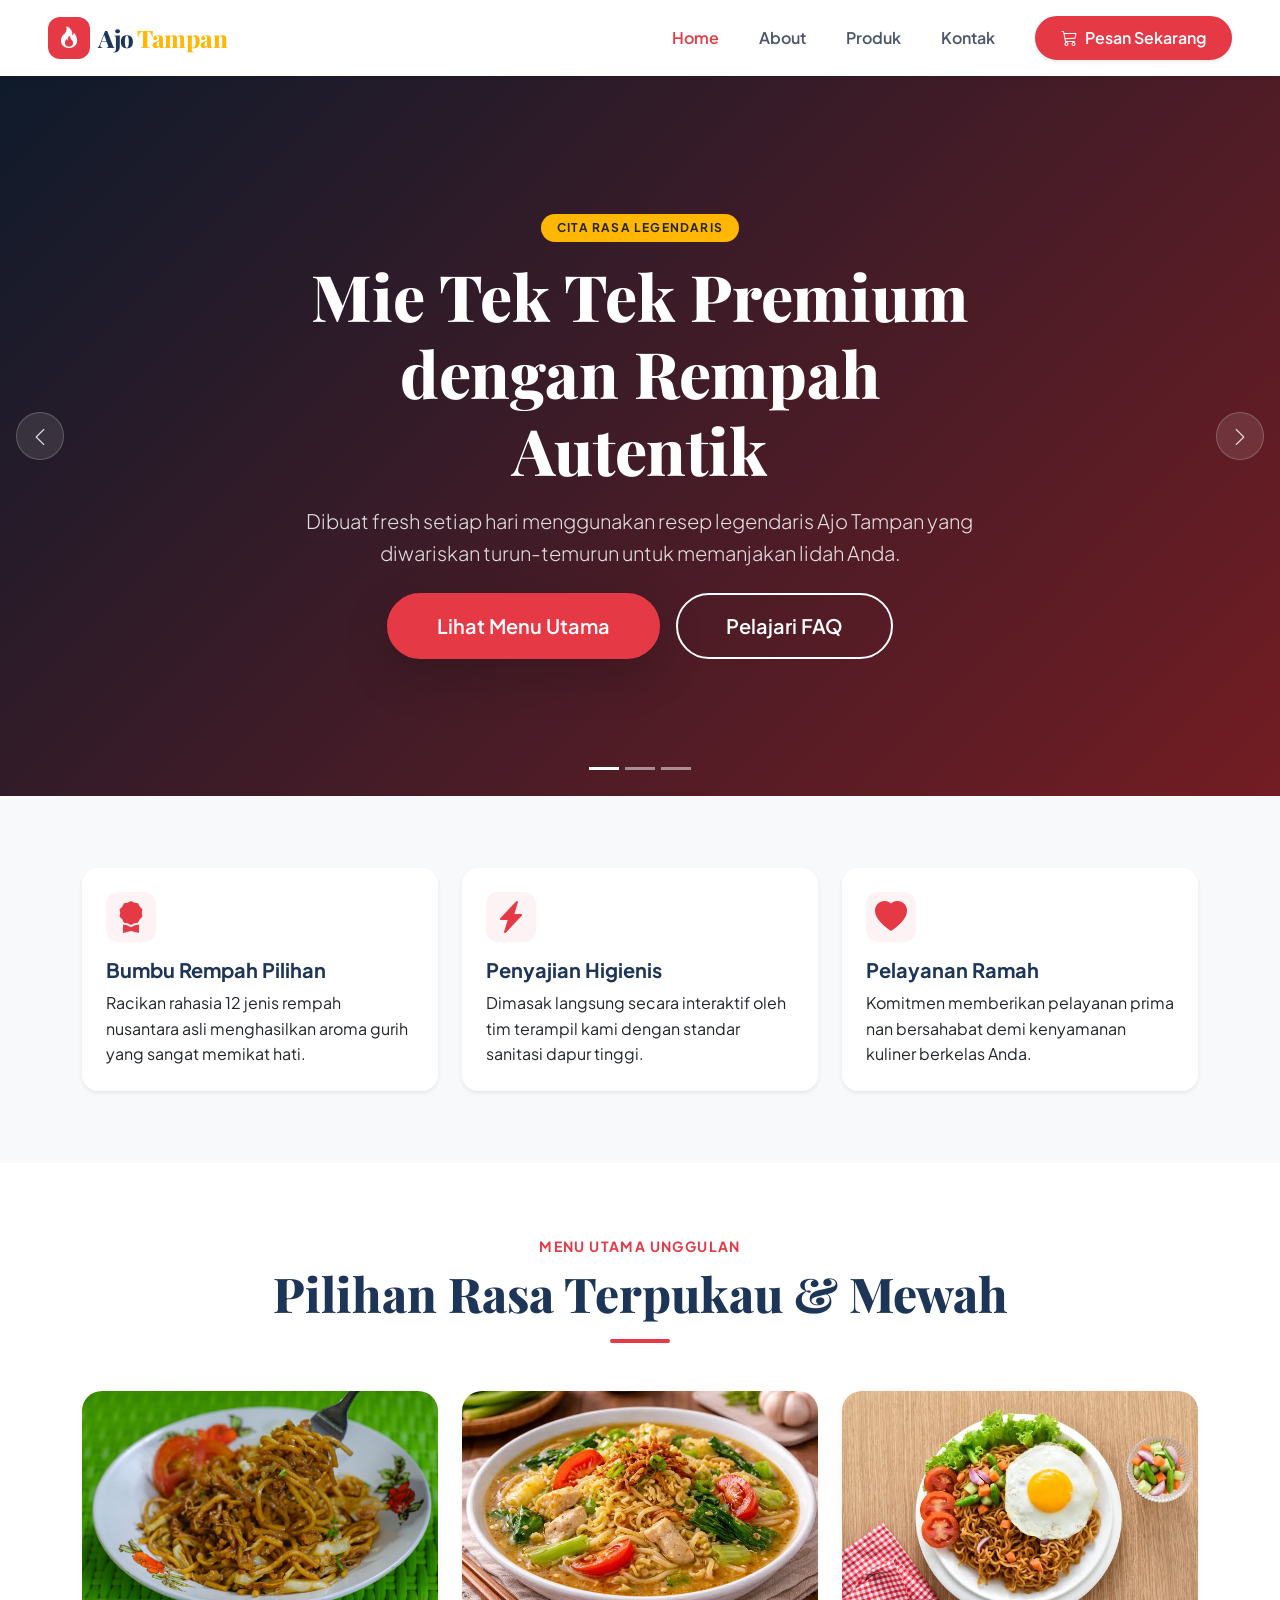
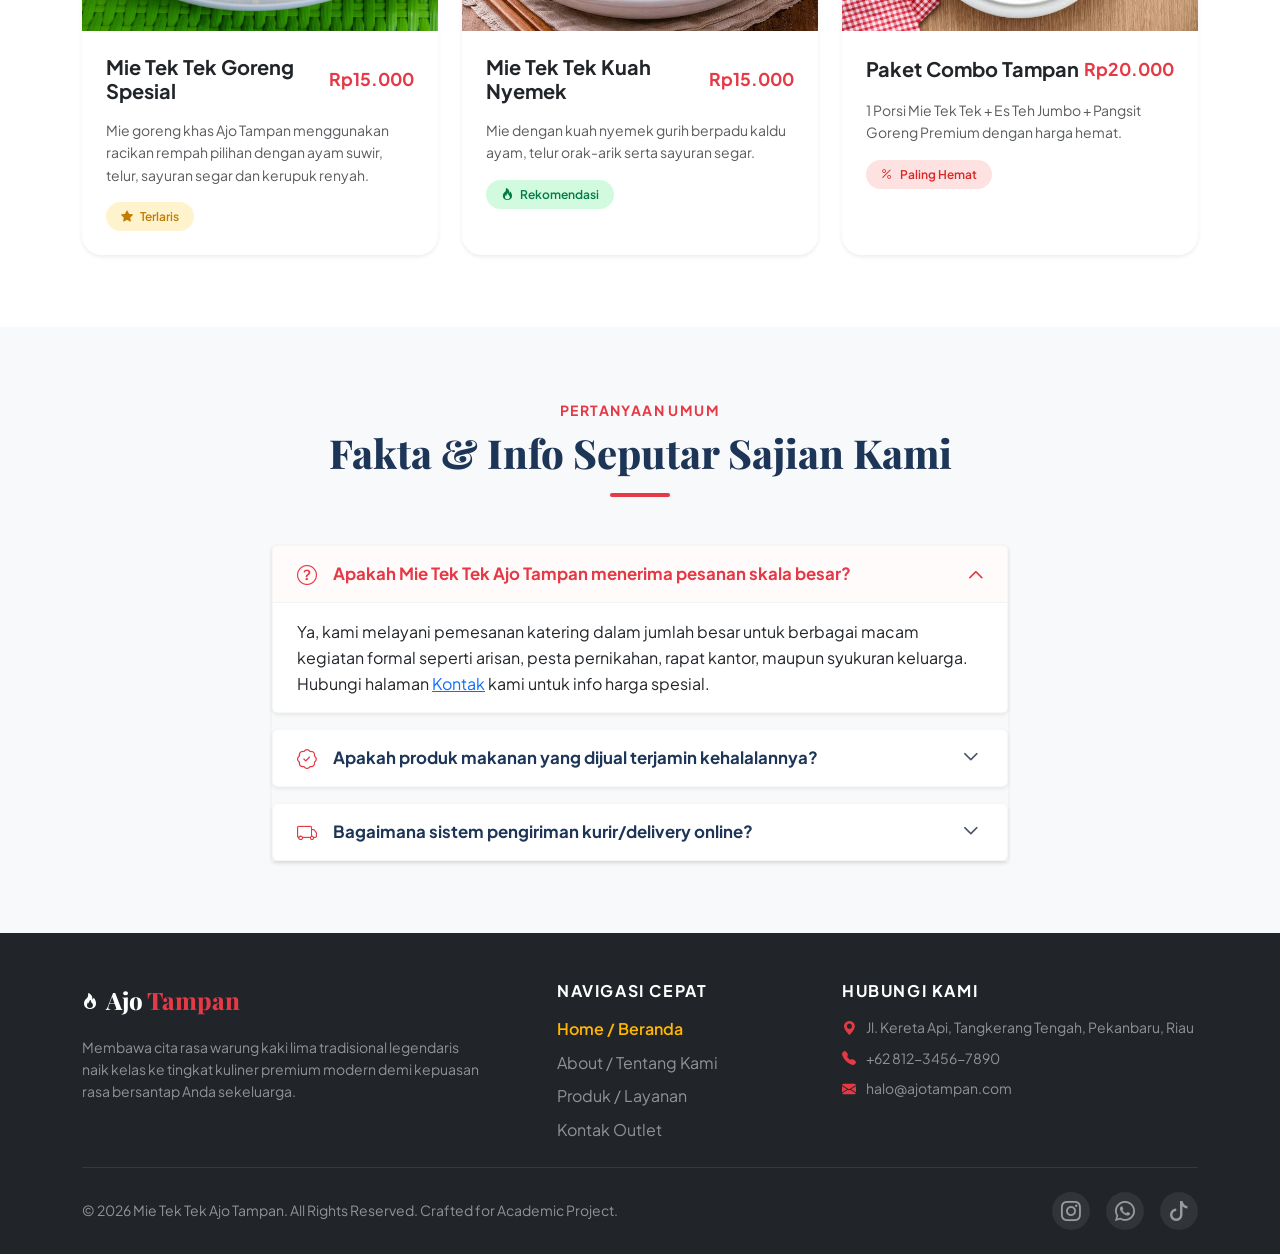
<file: index.html>
<!DOCTYPE html>
<html lang="id">
<head>
    <meta charset="UTF-8">
    <meta name="viewport" content="width=device-width, initial-scale=1.0">
    <title>Mie Tek Tek Ajo Tampan - Sensasi Kuliner Legendaris Modern</title>
    
    <meta name="description" content="Nikmati kelezatan Mie Tek Tek Ajo Tampan, kuliner tradisional dengan cita rasa mewah dan modern. Dibuat dengan resep rahasia bumbu rempah pilihan.">
    <meta name="keywords" content="Mie Tek Tek, Ajo Tampan, Kuliner Pekanbaru, Mie Goreng, Mie Rebus, UMKM Makanan">
    <meta name="author" content="Mie Tek Tek Ajo Tampan">
    
    <link href="https://cdn.jsdelivr.net/npm/bootstrap@5.3.2/dist/css/bootstrap.min.css" rel="stylesheet">
    
    <link rel="stylesheet" href="https://cdn.jsdelivr.net/npm/bootstrap-icons@1.11.2/font/bootstrap-icons.min.css">
    
    <link rel="preconnect" href="https://fonts.googleapis.com">
    <link rel="preconnect" href="https://fonts.gstatic.com" crossorigin>
    <link href="https://fonts.googleapis.com/css2?family=Playfair+Display:ital,wght@0,600;0,800;1,400&family=Plus+Jakarta+Sans:wght@400;500;600;700&display=swap" rel="stylesheet">
    
    <!-- Menghubungkan ke File style.css -->
    <link rel="stylesheet" href="css/style.css">
</head>
<body>

    <a href="#main-content" class="visually-hidden-focusable">Lompat ke konten utama</a>

    <header class="sticky-top bg-white shadow-sm">
        <nav class="navbar navbar-expand-lg navbar-light padding-navbar" aria-label="Navigasi Utama">
            <div class="container-fluid px-lg-5">
                <a class="navbar-brand d-flex align-items-center" href="index.html" aria-label="Halaman Utama Mie Tek Tek Ajo Tampan">
                    <div class="brand-icon-box me-2 d-flex align-items-center justify-content-center">
                        <i class="bi bi-fire fire-icon" aria-hidden="true"></i>
                    </div>
                    <span class="brand-text">Ajo <span class="text-accent">Tampan</span></span>
                </a>

                <button class="navbar-toggler border-0 shadow-none" type="button" data-bs-toggle="collapse" data-bs-target="#navbarNavNavbar" aria-controls="navbarNavNavbar" aria-expanded="false" aria-label="Tampilkan atau sembunyikan menu navigasi">
                    <span class="navbar-toggler-icon"></span>
                </button>

                <div class="collapse navbar-collapse justify-content-end" id="navbarNavNavbar">
                    <ul class="navbar-nav align-items-lg-center gap-2 pt-3 pt-lg-0">
                        <li class="nav-item">
                            <a class="nav-link active" aria-current="page" href="index.html">Home</a>
                        </li>
                        <li class="nav-item">
                            <a class="nav-link" href="about.html">About</a>
                        </li>
                        <li class="nav-item">
                            <a class="nav-link" href="produk.html">Produk</a>
                        </li>
                        <li class="nav-item">
                            <a class="nav-link" href="kontak.html">Kontak</a>
                        </li>
                        <li class="nav-item ms-lg-3">
                            <a href="#menu-pilihan" class="btn btn-primary-custom px-4 py-2 text-white shadow-sm rounded-pill font-weight-600">
                                <i class="bi bi-cart3 me-2" aria-hidden="true"></i>Pesan Sekarang
                            </a>
                        </li>
                    </ul>
                </div>
            </div>
        </nav>
    </header>

    <main id="main-content">

        <section class="hero-carousel-section" aria-label="Galeri Unggulan Mie Tek Tek">
            <div id="heroCarouselAjo" class="carousel slide carousel-fade" data-bs-ride="carousel" data-bs-interval="5000">
                <div class="carousel-indicators">
                    <button type="button" data-bs-target="#heroCarouselAjo" data-bs-slide-to="0" class="active" aria-current="true" aria-label="Slide 1"></button>
                    <button type="button" data-bs-target="#heroCarouselAjo" data-bs-slide-to="1" aria-label="Slide 2"></button>
                    <button type="button" data-bs-target="#heroCarouselAjo" data-bs-slide-to="2" aria-label="Slide 3"></button>
                </div>

                <div class="carousel-inner">
                    <div class="carousel-item active">
                        <div class="carousel-overlay-bg bg-slide-1"></div>
                        <div class="carousel-caption-custom">
                            <div class="container-fluid">
                                <div class="row">
                                    <div class="col-xl-8 col-lg-10 mx-auto text-center content-bound">
                                        <span class="badge bg-accent text-dark mb-3 px-3 py-2 text-uppercase tracking-wider rounded-pill font-weight-700">Cita Rasa Legendaris</span>
                                        <h1 class="display-3 text-white heading-premium mb-3">Mie Tek Tek Premium dengan Rempah Autentik</h1>
                                        <p class="lead text-white-80 mb-4">Dibuat fresh setiap hari menggunakan resep legendaris Ajo Tampan yang diwariskan turun-temurun untuk memanjakan lidah Anda.</p>
                                        <div class="d-flex flex-sm-row flex-column justify-content-center gap-3">
                                            <a href="#menu-pilihan" class="btn btn-primary-custom btn-lg px-5 py-3 rounded-pill text-white font-weight-600 shadow-lg">Lihat Menu Utama</a>
                                            <a href="#faq-section" class="btn btn-outline-white-custom btn-lg px-5 py-3 rounded-pill text-white font-weight-600">Pelajari FAQ</a>
                                        </div>
                                    </div>
                                </div>
                            </div>
                        </div>
                    </div>

                    <div class="carousel-item">
                        <div class="carousel-overlay-bg bg-slide-2"></div>
                        <div class="carousel-caption-custom">
                            <div class="container-fluid">
                                <div class="row">
                                    <div class="col-xl-8 col-lg-10 mx-auto text-center content-bound">
                                        <span class="badge bg-accent text-dark mb-3 px-3 py-2 text-uppercase tracking-wider rounded-pill font-weight-700">Higienis & Berkualitas</span>
                                        <h1 class="display-3 text-white heading-premium mb-3">Bahan Pilihan Terbaik, Kebersihan Bintang Lima</h1>
                                        <p class="lead text-white-80 mb-4">Kami menjamin setiap piring Mie Tek Tek dimasak menggunakan bahan baku premium alami murni tanpa pengawet buatan.</p>
                                        <div class="d-flex flex-sm-row flex-column justify-content-center gap-3">
                                            <a href="#menu-pilihan" class="btn btn-primary-custom btn-lg px-5 py-3 rounded-pill text-white font-weight-600 shadow-lg">Pesan Sekarang</a>
                                            <a href="about.html" class="btn btn-outline-white-custom btn-lg px-5 py-3 rounded-pill text-white font-weight-600">Cerita Kami</a>
                                        </div>
                                    </div>
                                </div>
                            </div>
                        </div>
                    </div>

                    <div class="carousel-item">
                        <div class="carousel-overlay-bg bg-slide-3"></div>
                        <div class="carousel-caption-custom">
                            <div class="container-fluid">
                                <div class="row">
                                    <div class="col-xl-8 col-lg-10 mx-auto text-center content-bound">
                                        <span class="badge bg-accent text-dark mb-3 px-3 py-2 text-uppercase tracking-wider rounded-pill font-weight-700">Promo Spesial</span>
                                        <h1 class="display-3 text-white heading-premium mb-3">Mewah Rasanya, Nyaman di Kantong Keluarga</h1>
                                        <p class="lead text-white-80 mb-4">Nikmati kelezatan premium bersama teman dan keluarga dengan berbagai paket combo hemat diskon khusus hari ini.</p>
                                        <div class="d-flex flex-sm-row flex-column justify-content-center gap-3">
                                            <a href="#menu-pilihan" class="btn btn-primary-custom btn-lg px-5 py-3 rounded-pill text-white font-weight-600 shadow-lg">Ambil Promo Hemat</a>
                                        </div>
                                    </div>
                                </div>
                            </div>
                        </div>
                    </div>
                </div>

                <button class="carousel-control-prev custom-carousel-btn-layout" type="button" data-bs-target="#heroCarouselAjo" data-bs-slide="prev">
                    <span class="carousel-control-icon-circle" aria-hidden="true">
                        <i class="bi bi-chevron-left"></i>
                    </span>
                    <span class="visually-hidden">Sebelumnya</span>
                </button>
                <button class="carousel-control-next custom-carousel-btn-layout" type="button" data-bs-target="#heroCarouselAjo" data-bs-slide="next">
                    <span class="carousel-control-icon-circle" aria-hidden="true">
                        <i class="bi bi-chevron-right"></i>
                    </span>
                    <span class="visually-hidden">Selanjutnya</span>
                </button>
            </div>
        </section>

        <section class="py-5 bg-light-section">
            <div class="container py-4">
                <div class="row g-4 justify-content-center">
                    <div class="col-xl-4 col-md-6 col-12">
                        <div class="card border-0 shadow-sm p-4 h-100 card-feature-hover">
                            <div class="feature-icon-wrapper mb-3 text-primary-color">
                                <i class="bi bi-award-fill fs-2" aria-hidden="true"></i>
                            </div>
                            <h3 class="h5 font-weight-700 text-dark-title mb-2">Bumbu Rempah Pilihan</h3>
                            <p class="text-muted-body mb-0">Racikan rahasia 12 jenis rempah nusantara asli menghasilkan aroma gurih yang sangat memikat hati.</p>
                        </div>
                    </div>
                    <div class="col-xl-4 col-md-6 col-12">
                        <div class="card border-0 shadow-sm p-4 h-100 card-feature-hover">
                            <div class="feature-icon-wrapper mb-3 text-primary-color">
                                <i class="bi bi-lightning-charge-fill fs-2" aria-hidden="true"></i>
                            </div>
                            <h3 class="h5 font-weight-700 text-dark-title mb-2">Penyajian Higienis</h3>
                            <p class="text-muted-body mb-0">Dimasak langsung secara interaktif oleh tim terampil kami dengan standar sanitasi dapur tinggi.</p>
                        </div>
                    </div>
                    <div class="col-xl-4 col-md-6 col-12">
                        <div class="card border-0 shadow-sm p-4 h-100 card-feature-hover">
                            <div class="feature-icon-wrapper mb-3 text-primary-color">
                                <i class="bi bi-heart-fill fs-2" aria-hidden="true"></i>
                            </div>
                            <h3 class="h5 font-weight-700 text-dark-title mb-2">Pelayanan Ramah</h3>
                            <p class="text-muted-body mb-0">Komitmen memberikan pelayanan prima nan bersahabat demi kenyamanan kuliner berkelas Anda.</p>
                        </div>
                    </div>
                </div>
            </div>
        </section>

        <section id="menu-pilihan" class="py-5 bg-white">
            <div class="container py-4">

                <div class="text-center mb-5">
                    <span class="text-primary-color text-uppercase font-weight-700 tracking-wider small d-block mb-2">
                        Menu Utama Unggulan
                    </span>

                    <h2 class="display-5 font-weight-800 text-dark-title heading-premium-section">
                        Pilihan Rasa Terpukau & Mewah
                    </h2>

                    <div class="accent-line mx-auto"></div>
                </div>

                <div class="row g-4">

                    <!-- CARD 1 -->
                    <div class="col-lg-4 col-md-6">

                        <div class="card card-menu-premium h-100 border-0 shadow-sm">

                            <div class="menu-image-wrapper">
                                <img src="img/mie_tektek_goreng.jpg"
                                    alt="Mie Tek Tek Goreng Spesial"
                                    class="menu-image">
                            </div>

                            <div class="card-body">

                                <div class="d-flex justify-content-between align-items-center mb-3">

                                    <h3 class="h5 fw-bold mb-0">
                                        Mie Tek Tek Goreng Spesial
                                    </h3>

                                    <span class="price-menu">
                                        Rp15.000
                                    </span>

                                </div>

                                <p class="text-muted small">
                                    Mie goreng khas Ajo Tampan menggunakan racikan
                                    rempah pilihan dengan ayam suwir, telur,
                                    sayuran segar dan kerupuk renyah.
                                </p>

                                <span class="badge badge-best">
                                    <i class="bi bi-star-fill"></i>
                                    Terlaris
                                </span>

                            </div>

                        </div>

                    </div>

                    <!-- CARD 2 -->

                    <div class="col-lg-4 col-md-6">

                        <div class="card card-menu-premium h-100 border-0 shadow-sm">

                            <div class="menu-image-wrapper">
                                <img src="img/mie_tektek_kuah.jpg"
                                    alt="Mie Tek Tek Kuah Nyemek"
                                    class="menu-image">
                            </div>

                            <div class="card-body">

                                <div class="d-flex justify-content-between align-items-center mb-3">

                                    <h3 class="h5 fw-bold mb-0">
                                        Mie Tek Tek Kuah Nyemek
                                    </h3>

                                    <span class="price-menu">
                                        Rp15.000
                                    </span>

                                </div>

                                <p class="text-muted small">
                                    Mie dengan kuah nyemek gurih berpadu kaldu ayam,
                                    telur orak-arik serta sayuran segar.
                                </p>

                                <span class="badge badge-recommend">
                                    <i class="bi bi-fire"></i>
                                    Rekomendasi
                                </span>

                            </div>

                        </div>

                    </div>

                    <!-- CARD 3 -->

                    <div class="col-lg-4 col-md-6 mx-md-auto">

                        <div class="card card-menu-premium h-100 border-0 shadow-sm">

                            <div class="menu-image-wrapper">
                                <img src="img/mie_goreng.jpg"
                                    alt="Paket Combo Tampan"
                                    class="menu-image">
                            </div>

                            <div class="card-body">

                                <div class="d-flex justify-content-between align-items-center mb-3">

                                    <h3 class="h5 fw-bold mb-0">
                                        Paket Combo Tampan
                                    </h3>

                                    <span class="price-menu">
                                        Rp20.000
                                    </span>

                                </div>

                                <p class="text-muted small">
                                    1 Porsi Mie Tek Tek + Es Teh Jumbo +
                                    Pangsit Goreng Premium dengan harga hemat.
                                </p>

                                <span class="badge badge-hemat">
                                    <i class="bi bi-percent"></i>
                                    Paling Hemat
                                </span>

                            </div>

                        </div>

                    </div>

                </div>

            </div>
        </section>

        <section id="faq-section" class="py-5 bg-light-section">
            <div class="container py-4">
                <div class="text-center mb-5">
                    <span class="text-primary-color text-uppercase font-weight-700 tracking-wider small d-block mb-2">Pertanyaan Umum</span>
                    <h2 class="display-6 font-weight-800 text-dark-title heading-premium-section">Fakta & Info Seputar Sajian Kami</h2>
                    <div class="accent-line mx-auto"></div>
                </div>

                <div class="row justify-content-center">
                    <div class="col-xl-8 col-lg-10 col-12">
                        <div class="accordion accordion-custom shadow-sm" id="accordionFaqMie">
                            
                            <div class="accordion-item border-0 mb-3 rounded shadow-sm overflow-hidden">
                                <h3 class="accordion-header" id="headingOne">
                                    <button class="accordion-button font-weight-700 text-dark-title py-3 px-4 shadow-none" type="button" data-bs-toggle="collapse" data-bs-target="#collapseOne" aria-expanded="true" aria-controls="collapseOne">
                                        <i class="bi bi-question-circle text-primary-color me-3 fs-5" aria-hidden="true"></i>
                                        Apakah Mie Tek Tek Ajo Tampan menerima pesanan skala besar?
                                    </button>
                                </h3>
                                <div id="collapseOne" class="accordion-collapse collapse show" aria-labelledby="headingOne" data-bs-parent="#accordionFaqMie">
                                    <div class="accordion-body bg-white text-muted-body px-4 py-3 border-top-light">
                                        Ya, kami melayani pemesanan katering dalam jumlah besar untuk berbagai macam kegiatan formal seperti arisan, pesta pernikahan, rapat kantor, maupun syukuran keluarga. Hubungi halaman <a href="kontak.html">Kontak</a> kami untuk info harga spesial.
                                    </div>
                                </div>
                            </div>

                            <div class="accordion-item border-0 mb-3 rounded shadow-sm overflow-hidden">
                                <h3 class="accordion-header" id="headingTwo">
                                    <button class="accordion-button collapsed font-weight-700 text-dark-title py-3 px-4 shadow-none" type="button" data-bs-toggle="collapse" data-bs-target="#collapseTwo" aria-expanded="false" aria-controls="collapseTwo">
                                        <i class="bi bi-patch-check text-primary-color me-3 fs-5" aria-hidden="true"></i>
                                        Apakah produk makanan yang dijual terjamin kehalalannya?
                                    </button>
                                </h3>
                                <div id="collapseTwo" class="accordion-collapse collapse" aria-labelledby="headingTwo" data-bs-parent="#accordionFaqMie">
                                    <div class="accordion-body bg-white text-muted-body px-4 py-3 border-top-light">
                                        Seluruh menu olahan kuliner yang kami miliki 100% menggunakan bahan baku berlabel halal resmi, mulai dari daging ayam, komponen mi, hingga bumbu penyedap alami.
                                    </div>
                                </div>
                            </div>

                            <div class="accordion-item border-0 rounded shadow-sm overflow-hidden">
                                <h3 class="accordion-header" id="headingThree">
                                    <button class="accordion-button collapsed font-weight-700 text-dark-title py-3 px-4 shadow-none" type="button" data-bs-toggle="collapse" data-bs-target="#collapseThree" aria-expanded="false" aria-controls="collapseThree">
                                        <i class="bi bi-truck text-primary-color me-3 fs-5" aria-hidden="true"></i>
                                        Bagaimana sistem pengiriman kurir/delivery online?
                                    </button>
                                </h3>
                                <div id="collapseThree" class="accordion-collapse collapse" aria-labelledby="headingThree" data-bs-parent="#accordionFaqMie">
                                    <div class="accordion-body bg-white text-muted-body px-4 py-3 border-top-light">
                                        Sangat praktis! Selain bisa dipesan melalui link WhatsApp resmi di web ini, outlet fisik kami juga telah terintegrasi resmi di platform kurir online GoFood, GrabFood, dan ShopeeFood dengan pencarian kata kunci merchant: <strong>Mie Tek Tek Ajo Tampan</strong>.
                                    </div>
                                </div>
                            </div>

                        </div>
                    </div>
                </div>
            </div>
        </section>

    </main>

    <footer class="bg-dark text-white pt-5 pb-4">
        <div class="container">
            <div class="row g-4">
                <div class="col-lg-5 col-12">
                    <div class="d-flex align-items-center mb-3">
                        <div class="brand-icon-box bg-primary-color me-2 d-flex align-items-center justify-content-center rounded">
                            <i class="bi bi-fire text-white" aria-hidden="true"></i>
                        </div>
                        <span class="fs-4 heading-premium text-white">Ajo <span class="text-primary-color">Tampan</span></span>
                    </div>
                    <p class="text-white-50 small mb-0 pe-lg-5">Membawa cita rasa warung kaki lima tradisional legendaris naik kelas ke tingkat kuliner premium modern demi kepuasan rasa bersantap Anda sekeluarga.</p>
                </div>
                
                <div class="col-lg-3 col-sm-6 col-12">
                    <h4 class="h6 font-weight-700 text-white text-uppercase tracking-wider mb-3">Navigasi Cepat</h4>
                    <ul class="list-unstyled d-flex flex-column gap-2 mb-0">
                        <li><a href="index.html" class="text-white-50 text-decoration-none footer-link-hover active-footer-link">Home / Beranda</a></li>
                        <li><a href="about.html" class="text-white-50 text-decoration-none footer-link-hover">About / Tentang Kami</a></li>
                        <li><a href="produk.html" class="text-white-50 text-decoration-none footer-link-hover">Produk / Layanan</a></li>
                        <li><a href="kontak.html" class="text-white-50 text-decoration-none footer-link-hover">Kontak Outlet</a></li>
                    </ul>
                </div>

                <div class="col-lg-4 col-sm-6 col-12">
                    <h4 class="h6 font-weight-700 text-white text-uppercase tracking-wider mb-3">Hubungi Kami</h4>
                    <p class="text-white-50 small mb-2"><i class="bi bi-geo-alt-fill text-primary-color me-2" aria-hidden="true"></i> Jl. Kereta Api, Tangkerang Tengah, Pekanbaru, Riau</p>
                    <p class="text-white-50 small mb-2"><i class="bi bi-telephone-fill text-primary-color me-2" aria-hidden="true"></i> +62 812-3456-7890</p>
                    <p class="text-white-50 small mb-0"><i class="bi bi-envelope-fill text-primary-color me-2" aria-hidden="true"></i> halo@ajotampan.com</p>
                </div>
            </div>
            
            <hr class="border-secondary my-4">
            
            <div class="row align-items-center">
                <div class="col-md-6 col-12 text-center text-md-start mb-3 mb-md-0">
                    <p class="small text-white-50 mb-0">&copy; 2026 Mie Tek Tek Ajo Tampan. All Rights Reserved. Crafted for Academic Project.</p>
                </div>
                <div class="col-md-6 col-12 text-center text-md-end">
                    <div class="d-flex justify-content-center justify-content-md-end gap-3">
                        <a href="#" class="text-white-50 fs-5 social-icon-hover" aria-label="Kunjungi Instagram"><i class="bi bi-instagram"></i></a>
                        <a href="#" class="text-white-50 fs-5 social-icon-hover" aria-label="Hubungi WhatsApp"><i class="bi bi-whatsapp"></i></a>
                        <a href="#" class="text-white-50 fs-5 social-icon-hover" aria-label="Kunjungi TikTok"><i class="bi bi-tiktok"></i></a>
                    </div>
                </div>
            </div>
        </div>
    </footer>

    <script src="https://cdn.jsdelivr.net/npm/bootstrap@5.3.2/dist/js/bootstrap.bundle.min.js"></script>
</body>
</html>
</file>
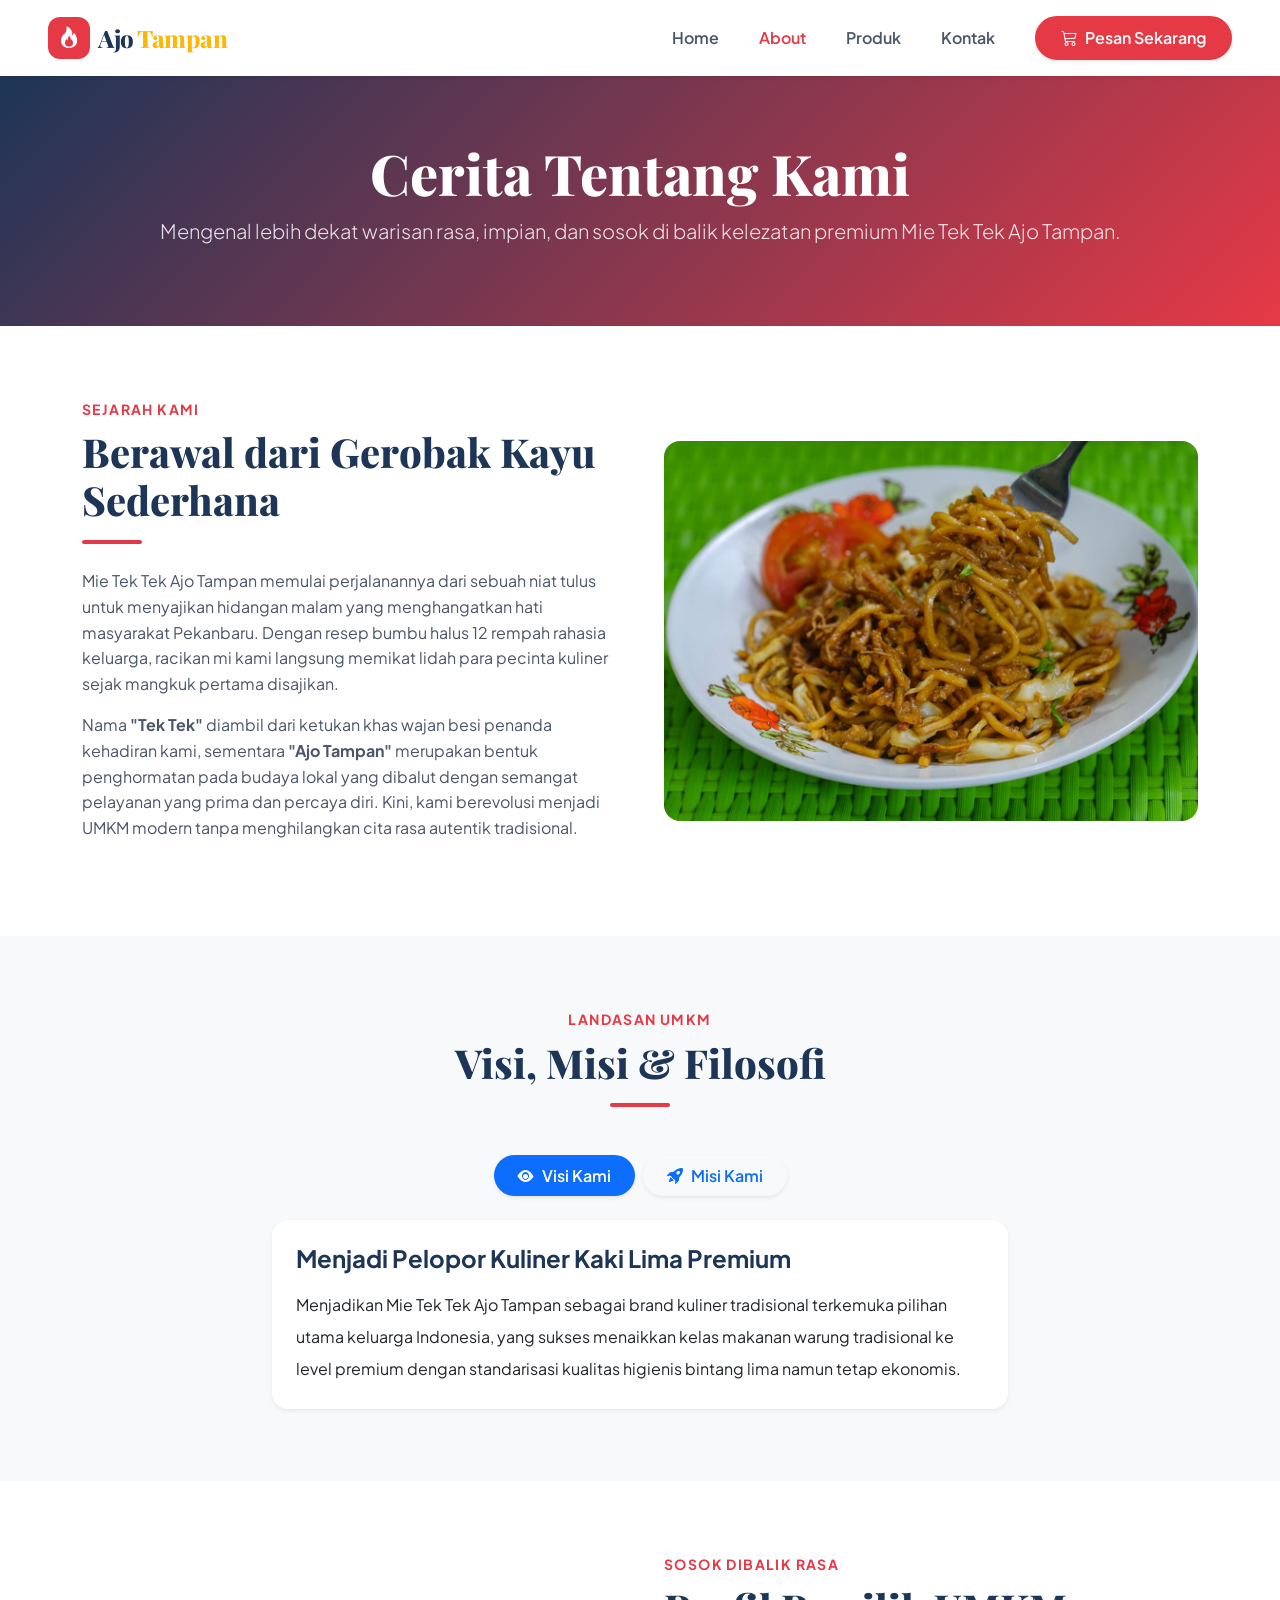
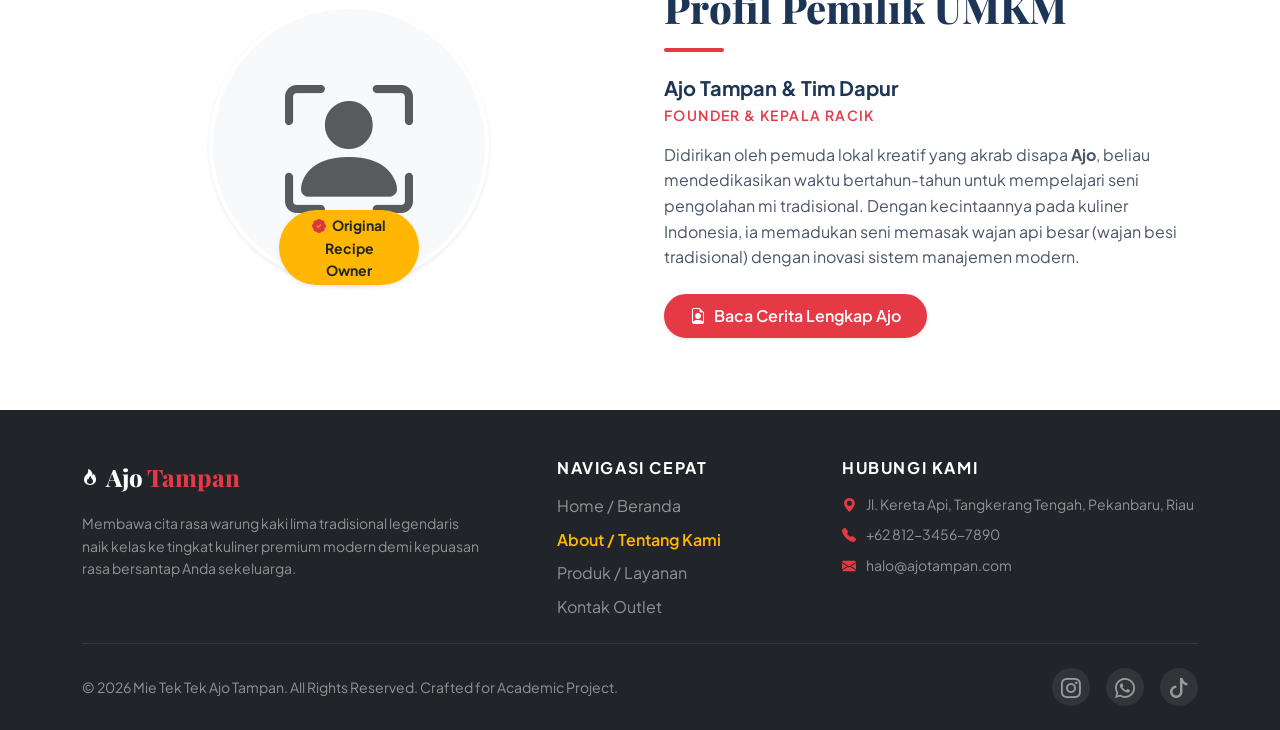
<file: about.html>
<!DOCTYPE html>
<html lang="id">
<head>
    <meta charset="UTF-8">
    <meta name="viewport" content="width=device-width, initial-scale=1.0">
    <title>Tentang Kami - Mie Tek Tek Ajo Tampan</title>
    
    <meta name="description" content="Ketahui sejarah, visi misi, dan profil dibalik kelezatan kuliner legendaris modern Mie Tek Tek Ajo Tampan Pekanbaru.">
    <meta name="keywords" content="Sejarah Ajo Tampan, Visi Misi Mie Tek Tek, Pemilik Mie Tek Tek Ajo Tampan, UMKM Pekanbaru">
    <meta name="author" content="Mie Tek Tek Ajo Tampan">
    
    <!-- Bootstrap 5 CSS -->
    <link href="https://cdn.jsdelivr.net/npm/bootstrap@5.3.2/dist/css/bootstrap.min.css" rel="stylesheet">
    <!-- Bootstrap Icons -->
    <link href="https://cdn.jsdelivr.net/npm/bootstrap-icons@1.11.2/font/bootstrap-icons.min.css" rel="stylesheet">
    
    <!-- Google Fonts -->
    <link rel="preconnect" href="https://fonts.googleapis.com">
    <link rel="preconnect" href="https://fonts.gstatic.com" crossorigin>
    <link href="https://fonts.googleapis.com/css2?family=Playfair+Display:ital,wght@0,600;0,800;1,400&family=Plus+Jakarta+Sans:wght@400;500;600;700&display=swap" rel="stylesheet">
    
    <!-- Menghubungkan ke File style.css -->
    <link rel="stylesheet" href="css/style.css">
</head>
<body>

    <a href="#main-content" class="visually-hidden-focusable">Lompat ke konten utama</a>

    <!-- NAVBAR (Disini saya buat Konsisten dengan index.html) -->
    <header class="sticky-top bg-white shadow-sm">
        <nav class="navbar navbar-expand-lg navbar-light padding-navbar" aria-label="Navigasi Utama">
            <div class="container-fluid px-lg-5">
                <a class="navbar-brand d-flex align-items-center" href="index.html" aria-label="Halaman Utama Mie Tek Tek Ajo Tampan">
                    <div class="brand-icon-box me-2 d-flex align-items-center justify-content-center">
                        <i class="bi bi-fire fire-icon" aria-hidden="true"></i>
                    </div>
                    <span class="brand-text">Ajo <span class="text-accent">Tampan</span></span>
                </a>

                <button class="navbar-toggler border-0 shadow-none" type="button" data-bs-toggle="collapse" data-bs-target="#navbarNavNavbar" aria-controls="navbarNavNavbar" aria-expanded="false" aria-label="Tampilkan atau sembunyikan menu navigasi">
                    <span class="navbar-toggler-icon"></span>
                </button>

                <div class="collapse navbar-collapse justify-content-end" id="navbarNavNavbar">
                    <ul class="navbar-nav align-items-lg-center gap-2 pt-3 pt-lg-0">
                        <li class="nav-item">
                            <a class="nav-link" href="index.html">Home</a>
                        </li>
                        <li class="nav-item">
                            <a class="nav-link active" aria-current="page" href="about.html">About</a>
                        </li>
                        <li class="nav-item">
                            <a class="nav-link" href="produk.html">Produk</a>
                        </li>
                        <li class="nav-item">
                            <a class="nav-link" href="kontak.html">Kontak</a>
                        </li>
                        <li class="nav-item ms-lg-3">
                            <a href="index.html#menu-pilihan" class="btn btn-primary-custom px-4 py-2 text-white shadow-sm rounded-pill font-weight-600">
                                <i class="bi bi-cart3 me-2" aria-hidden="true"></i>Pesan Sekarang
                            </a>
                        </li>
                    </ul>
                </div>
            </div>
        </nav>
    </header>

    <main id="main-content">
        
        <!-- HERO BANNER TENTANG KAMI -->
        <section class="py-5 text-center position-relative overflow-hidden bg-slide-1 text-white d-flex align-items-center" style="min-height: 250px;">
            <div class="container position-relative z-2">
                <h1 class="display-4 heading-premium text-white mb-2">Cerita Tentang Kami</h1>
                <p class="lead text-white-80 max-width-600 mx-auto">Mengenal lebih dekat warisan rasa, impian, dan sosok di balik kelezatan premium Mie Tek Tek Ajo Tampan.</p>
            </div>
        </section>

        <!-- SEJARAH SINGKAT SECTION -->
        <section class="py-5 bg-white">
            <div class="container py-4">
                <div class="row align-items-center g-5">
                    <div class="col-lg-6">
                        <span class="text-primary-color text-uppercase font-weight-700 tracking-wider small d-block mb-2">Sejarah Kami</span>
                        <h2 class="display-6 font-weight-800 text-dark-title heading-premium mb-3">Berawal dari Gerobak Kayu Sederhana</h2>
                        <div class="accent-line mb-4"></div>
                        <p class="text-muted-body mb-3">
                            Mie Tek Tek Ajo Tampan memulai perjalanannya dari sebuah niat tulus untuk menyajikan hidangan malam yang menghangatkan hati masyarakat Pekanbaru. Dengan resep bumbu halus 12 rempah rahasia keluarga, racikan mi kami langsung memikat lidah para pecinta kuliner sejak mangkuk pertama disajikan.
                        </p>
                        <p class="text-muted-body mb-4">
                            Nama <strong>"Tek Tek"</strong> diambil dari ketukan khas wajan besi penanda kehadiran kami, sementara <strong>"Ajo Tampan"</strong> merupakan bentuk penghormatan pada budaya lokal yang dibalut dengan semangat pelayanan yang prima dan percaya diri. Kini, kami berevolusi menjadi UMKM modern tanpa menghilangkan cita rasa autentik tradisional.
                        </p>
                    </div>
                    <div class="col-lg-6">
                        <!-- Wrapper gambar menggunakan struktur penataan menu agar proporsional -->
                        <div class="menu-image-wrapper rounded-4 shadow-md" style="height: 380px;">
                            <img src="img/mie_tektek_goreng.jpg" alt="Suasana Dapur Tradisional Modern" class="menu-image w-100 h-100 object-fit-cover">
                        </div>
                    </div>
                </div>
            </div>
        </section>

        <!-- VISI MISI DYNAMIC TABS (JS FEATURE) -->
        <section class="py-5 bg-light-section">
            <div class="container py-4">
                <div class="text-center mb-5">
                    <span class="text-primary-color text-uppercase font-weight-700 tracking-wider small d-block mb-2">Landasan UMKM</span>
                    <h2 class="display-6 font-weight-800 text-dark-title heading-premium-section">Visi, Misi & Filosofi</h2>
                    <div class="accent-line mx-auto"></div>
                </div>

                <div class="row justify-content-center">
                    <div class="col-xl-8 col-lg-10">
                        <!-- Navigation Pills / Tabs -->
                        <ul class="nav nav-pills justify-content-center gap-2 mb-4" id="pills-tab" role="tablist">
                            <li class="nav-item" role="presentation">
                                <button class="nav-link active px-4 py-2 rounded-pill font-weight-600 shadow-sm" id="pills-visi-tab" data-bs-toggle="pill" data-bs-target="#pills-visi" type="button" role="tab" aria-controls="pills-visi" aria-selected="true">
                                    <i class="bi bi-eye-fill me-2"></i>Visi Kami
                                </button>
                            </li>
                            <li class="nav-item" role="presentation">
                                <button class="nav-link px-4 py-2 rounded-pill font-weight-600 shadow-sm" id="pills-misi-tab" data-bs-toggle="pill" data-bs-target="#pills-misi" type="button" role="tab" aria-controls="pills-misi" aria-selected="false">
                                    <i class="bi bi-rocket-takeoff-fill me-2"></i>Misi Kami
                                </button>
                            </li>
                        </ul>

                        <!-- Tab Content Dynamic Area -->
                        <div class="tab-content card border-0 shadow-sm p-4 rounded-4 bg-white" id="pills-tabContent">
                            <!-- Visi -->
                            <div class="tab-pane fade show active" id="pills-visi" role="tabpanel" aria-labelledby="pills-visi-tab">
                                <h3 class="h4 font-weight-700 text-dark-title mb-3">Menjadi Pelopor Kuliner Kaki Lima Premium</h3>
                                <p class="text-muted-body mb-0 lh-lg">
                                    Menjadikan Mie Tek Tek Ajo Tampan sebagai brand kuliner tradisional terkemuka pilihan utama keluarga Indonesia, yang sukses menaikkan kelas makanan warung tradisional ke level premium dengan standarisasi kualitas higienis bintang lima namun tetap ekonomis.
                                </p>
                            </div>
                            <!-- Misi -->
                            <div class="tab-pane fade" id="pills-misi" role="tabpanel" aria-labelledby="pills-misi-tab">
                                <h3 class="h4 font-weight-700 text-dark-title mb-3">Langkah Nyata Mewujudkan Kualitas</h3>
                                <ul class="text-muted-body d-flex flex-column gap-2 ps-3 mb-0 lh-lg">
                                    <li>Konsisten menggunakan 100% bumbu rempah alami pilihan Nusantara tanpa bahan pengawet buatan.</li>
                                    <li>Menjaga standarisasi kebersihan dapur (sanitasi) yang ketat demi kepuasan dan kesehatan pelanggan.</li>
                                    <li>Memberikan pelayanan terbaik yang ramah, cepat, dan responsif baik di outlet maupun layanan digital.</li>
                                    <li>Mendukung pertumbuhan ekonomi daerah dengan menggunakan bahan baku segar langsung dari petani/pedagang lokal Pekanbaru.</li>
                                </ul>
                            </div>
                        </div>

                    </div>
                </div>
            </div>
        </section>

        <!-- PROFIL PEMILIK & MODAL INTEGRATION (JS FEATURE) -->
        <section class="py-5 bg-white">
            <div class="container py-4">
                <div class="row align-items-center g-5 flex-lg-row-reverse">
                    <div class="col-lg-6">
                        <span class="text-primary-color text-uppercase font-weight-700 tracking-wider small d-block mb-2">Sosok Dibalik Rasa</span>
                        <h2 class="display-6 font-weight-800 text-dark-title heading-premium mb-3">Profil Pemilik UMKM</h2>
                        <div class="accent-line mb-4"></div>
                        <h3 class="h5 font-weight-700 text-dark-title mb-1">Ajo Tampan & Tim Dapur</h3>
                        <p class="text-muted small mb-3 text-uppercase tracking-wider text-primary-color font-weight-600">Founder & Kepala Racik</p>
                        <p class="text-muted-body mb-4">
                            Didirikan oleh pemuda lokal kreatif yang akrab disapa <strong>Ajo</strong>, beliau mendedikasikan waktu bertahun-tahun untuk mempelajari seni pengolahan mi tradisional. Dengan kecintaannya pada kuliner Indonesia, ia memadukan seni memasak wajan api besar (wajan besi tradisional) dengan inovasi sistem manajemen modern.
                        </p>
                        <!-- Trigger Button for Bootstrap Modal -->
                        <button type="button" class="btn btn-primary-custom px-4 py-2 text-white shadow-sm rounded-pill font-weight-600" data-bs-toggle="modal" data-bs-target="#ownerBiographyModal">
                            <i class="bi bi-file-earmark-person me-2"></i>Baca Cerita Lengkap Ajo
                        </button>
                    </div>
                    <div class="col-lg-6 text-center">
                        <!-- Profil Avatar Wrapper -->
                        <div class="position-relative d-inline-block">
                            <div class="rounded-circle overflow-hidden shadow-sm bg-light-section border border-4 border-white mx-auto d-flex align-items-center justify-content-center" style="width: 280px; height: 280px;">
                                <!-- Menggunakan icon chef premium sebagai representasi profil owner -->
                                <i class="bi bi-person-bounding-box text-muted" style="font-size: 8rem;"></i>
                            </div>
                            <div class="position-absolute bottom-0 start-50 translate-middle-x bg-accent px-4 py-1 text-dark rounded-pill shadow-sm font-weight-700 small">
                                <i class="bi bi-patch-check-fill text-danger me-1"></i> Original Recipe Owner
                            </div>
                        </div>
                    </div>
                </div>
            </div>
        </section>

        <!-- INTERACTIVE MODAL COMPONENT (JS DISPLAY) -->
        <div class="modal fade" id="ownerBiographyModal" tabindex="-1" aria-labelledby="ownerBiographyModalLabel" aria-hidden="true">
            <div class="modal-dialog modal-dialog-centered">
                <div class="modal-content border-0 rounded-4 overflow-hidden shadow-lg">
                    <div class="modal-header bg-dark text-white border-0 py-3">
                        <h5 class="modal-title heading-premium font-weight-700" id="ownerBiographyModalLabel">
                            <i class="bi bi-fire text-accent me-2"></i>Dedikasi Rasa Ajo Tampan
                        </h5>
                        <button type="button" class="btn-close btn-close-white shadow-none" data-bs-dismiss="modal" aria-label="Close"></button>
                    </div>
                    <div class="modal-body bg-light-section p-4">
                        <div class="text-center mb-3">
                            <i class="bi bi-quote fs-1 text-primary-color opacity-50"></i>
                        </div>
                        <p class="text-muted-body lh-lg mb-3">
                            "Bagi saya, memasak mi tek-tek bukan sekadar mencampur mi dengan bumbu kecap. Ini adalah sebuah pertunjukan seni, harmoni antara ketukan wajan besi, besarnya kobaran api, serta ketepatan waktu memasukkan rempah segar agar menghasilkan aroma 'smoky' yang gurih autentik."
                        </p>
                        <p class="text-muted-body lh-lg mb-0">
                            UMKM ini dibangun atas komitmen kemandirian ekonomi pasca-pandemi, dengan harapan bisa membuka lapangan kerja seluas-luasnya untuk orang-orang yang berada di sekitar Pekanbaru. Terima kasih telah menjadi bagian dari perjalanan kuliner kami!
                        </p>
                    </div>
                    <div class="modal-footer border-0 bg-white py-3">
                        <button type="button" class="btn btn-secondary px-4 py-2 rounded-pill font-weight-600" data-bs-dismiss="modal">Tutup Cerita</button>
                    </div>
                </div>
            </div>
        </div>

    </main>

    <!-- FOOTER (Disini saya buat Konsisten dengan index.html) -->
    <footer class="bg-dark text-white pt-5 pb-4">
        <div class="container">
            <div class="row g-4">
                <div class="col-lg-5 col-12">
                    <div class="d-flex align-items-center mb-3">
                        <div class="brand-icon-box bg-primary-color me-2 d-flex align-items-center justify-content-center rounded">
                            <i class="bi bi-fire text-white" aria-hidden="true"></i>
                        </div>
                        <span class="fs-4 heading-premium text-white">Ajo <span class="text-primary-color">Tampan</span></span>
                    </div>
                    <p class="text-white-50 small mb-0 pe-lg-5">Membawa cita rasa warung kaki lima tradisional legendaris naik kelas ke tingkat kuliner premium modern demi kepuasan rasa bersantap Anda sekeluarga.</p>
                </div>
                
                <div class="col-lg-3 col-sm-6 col-12">
                    <h4 class="h6 font-weight-700 text-white text-uppercase tracking-wider mb-3">Navigasi Cepat</h4>
                    <ul class="list-unstyled d-flex flex-column gap-2 mb-0">
                        <li><a href="index.html" class="text-white-50 text-decoration-none footer-link-hover">Home / Beranda</a></li>
                        <li><a href="about.html" class="text-white-50 text-decoration-none footer-link-hover active-footer-link">About / Tentang Kami</a></li>
                        <li><a href="produk.html" class="text-white-50 text-decoration-none footer-link-hover">Produk / Layanan</a></li>
                        <li><a href="kontak.html" class="text-white-50 text-decoration-none footer-link-hover">Kontak Outlet</a></li>
                    </ul>
                </div>

                <div class="col-lg-4 col-sm-6 col-12">
                    <h4 class="h6 font-weight-700 text-white text-uppercase tracking-wider mb-3">Hubungi Kami</h4>
                    <p class="text-white-50 small mb-2"><i class="bi bi-geo-alt-fill text-primary-color me-2" aria-hidden="true"></i> Jl. Kereta Api, Tangkerang Tengah, Pekanbaru, Riau</p>
                    <p class="text-white-50 small mb-2"><i class="bi bi-telephone-fill text-primary-color me-2" aria-hidden="true"></i> +62 812-3456-7890</p>
                    <p class="text-white-50 small mb-0"><i class="bi bi-envelope-fill text-primary-color me-2" aria-hidden="true"></i> halo@ajotampan.com</p>
                </div>
            </div>
            
            <hr class="border-secondary my-4">
            
            <div class="row align-items-center">
                <div class="col-md-6 col-12 text-center text-md-start mb-3 mb-md-0">
                    <p class="small text-white-50 mb-0">&copy; 2026 Mie Tek Tek Ajo Tampan. All Rights Reserved. Crafted for Academic Project.</p>
                </div>
                <div class="col-md-6 col-12 text-center text-md-end">
                    <div class="d-flex justify-content-center justify-content-md-end gap-3">
                        <a href="#" class="text-white-50 fs-5 social-icon-hover" aria-label="Kunjungi Instagram"><i class="bi bi-instagram"></i></a>
                        <a href="#" class="text-white-50 fs-5 social-icon-hover" aria-label="Hubungi WhatsApp"><i class="bi bi-whatsapp"></i></a>
                        <a href="#" class="text-white-50 fs-5 social-icon-hover" aria-label="Kunjungi TikTok"><i class="bi bi-tiktok"></i></a>
                    </div>
                </div>
            </div>
        </div>
    </footer>

    <!-- Bootstrap 5 JS Bundle with Popper -->
    <script src="https://cdn.jsdelivr.net/npm/bootstrap@5.3.2/dist/js/bootstrap.bundle.min.js"></script>
</body>
</html>
</file>
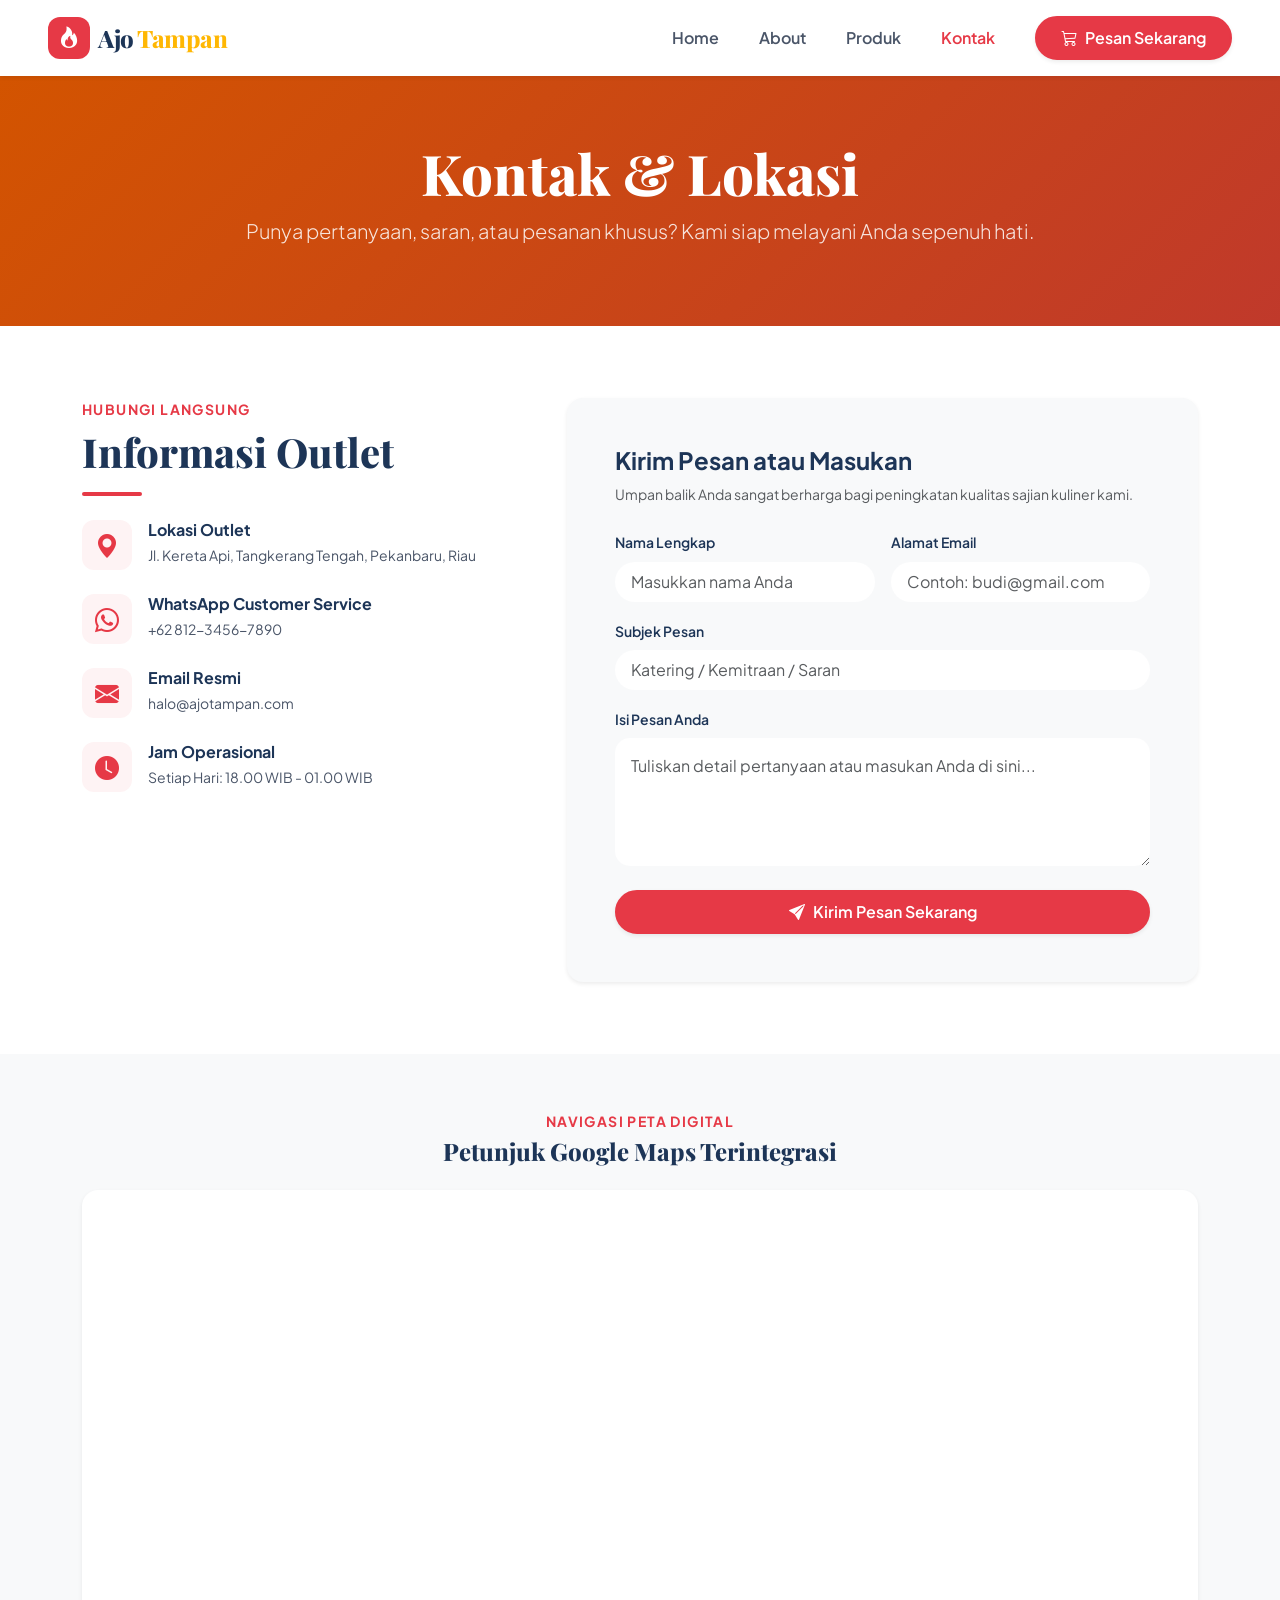
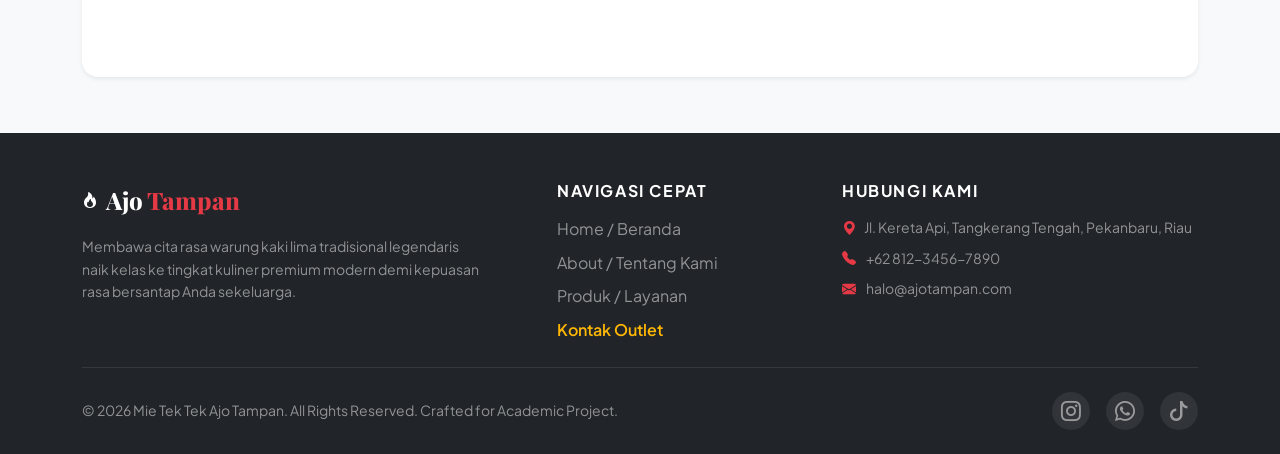
<file: kontak.html>
<!DOCTYPE html>
<html lang="id">
<head>
    <meta charset="UTF-8">
    <meta name="viewport" content="width=device-width, initial-scale=1.0">
    <title>Hubungi Kami - Mie Tek Tek Ajo Tampan</title>
    
    <meta name="description" content="Hubungi Mie Tek Tek Ajo Tampan Pekanbaru. Dapatkan info lokasi outlet, nomor WhatsApp, atau kirimkan masukan Anda melalui formulir kontak kami.">
    <meta name="keywords" content="Alamat Ajo Tampan, WhatsApp Mie Tek Tek, Lokasi Mie Tek Tek Pekanbaru, Kontak UMKM">
    <meta name="author" content="Mie Tek Tek Ajo Tampan">
    
    <!-- Bootstrap 5 CSS -->
    <link href="https://cdn.jsdelivr.net/npm/bootstrap@5.3.2/dist/css/bootstrap.min.css" rel="stylesheet">
    <!-- Bootstrap Icons -->
    <link href="https://cdn.jsdelivr.net/npm/bootstrap-icons@1.11.2/font/bootstrap-icons.min.css" rel="stylesheet">
    
    <!-- Google Fonts -->
    <link rel="preconnect" href="https://fonts.googleapis.com">
    <link rel="preconnect" href="https://fonts.gstatic.com" crossorigin>
    <link href="https://fonts.googleapis.com/css2?family=Playfair+Display:ital,wght@0,600;0,800;1,400&family=Plus+Jakarta+Sans:wght@400;500;600;700&display=swap" rel="stylesheet">
    
    <!-- Menghubungkan ke File style.css Anda -->
    <link rel="stylesheet" href="css/style.css">
</head>
<body>

    <a href="#main-content" class="visually-hidden-focusable">Lompat ke konten utama</a>

    <!-- NAVBAR (Konsisten dengan index.html, about.html, & produk.html) -->
    <header class="sticky-top bg-white shadow-sm">
        <nav class="navbar navbar-expand-lg navbar-light padding-navbar" aria-label="Navigasi Utama">
            <div class="container-fluid px-lg-5">
                <a class="navbar-brand d-flex align-items-center" href="index.html" aria-label="Halaman Utama Mie Tek Tek Ajo Tampan">
                    <div class="brand-icon-box me-2 d-flex align-items-center justify-content-center">
                        <i class="bi bi-fire fire-icon" aria-hidden="true"></i>
                    </div>
                    <span class="brand-text">Ajo <span class="text-accent">Tampan</span></span>
                </a>

                <button class="navbar-toggler border-0 shadow-none" type="button" data-bs-toggle="collapse" data-bs-target="#navbarNavNavbar" aria-controls="navbarNavNavbar" aria-expanded="false" aria-label="Tampilkan atau sembunyikan menu navigasi">
                    <span class="navbar-toggler-icon"></span>
                </button>

                <div class="collapse navbar-collapse justify-content-end" id="navbarNavNavbar">
                    <ul class="navbar-nav align-items-lg-center gap-2 pt-3 pt-lg-0">
                        <li class="nav-item">
                            <a class="nav-link" href="index.html">Home</a>
                        </li>
                        <li class="nav-item">
                            <a class="nav-link" href="about.html">About</a>
                        </li>
                        <li class="nav-item">
                            <a class="nav-link" href="produk.html">Produk</a>
                        </li>
                        <li class="nav-item">
                            <a class="nav-link active" aria-current="page" href="kontak.html">Kontak</a>
                        </li>
                        <li class="nav-item ms-lg-3">
                            <a href="produk.html" class="btn btn-primary-custom px-4 py-2 text-white shadow-sm rounded-pill font-weight-600">
                                <i class="bi bi-cart3 me-2" aria-hidden="true"></i>Pesan Sekarang
                            </a>
                        </li>
                    </ul>
                </div>
            </div>
        </nav>
    </header>

    <main id="main-content">
        
        <!-- HERO BANNER KONTAK -->
        <section class="py-5 text-center position-relative overflow-hidden bg-slide-3 text-white d-flex align-items-center" style="min-height: 250px;">
            <div class="container position-relative z-2">
                <h1 class="display-4 heading-premium text-white mb-2">Kontak & Lokasi</h1>
                <p class="lead text-white-80 max-width-600 mx-auto">Punya pertanyaan, saran, atau pesanan khusus? Kami siap melayani Anda sepenuh hati.</p>
            </div>
        </section>

        <!-- FORM & KARTU INFORMASI KONTAK -->
        <section class="py-5 bg-white">
            <div class="container py-4">
                <div class="row g-5">
                    
                    <!-- INFORMASI KARTU DETAIL OUTLET -->
                    <div class="col-lg-5">
                        <span class="text-primary-color text-uppercase font-weight-700 tracking-wider small d-block mb-2">Hubungi Langsung</span>
                        <h2 class="display-6 font-weight-800 text-dark-title heading-premium mb-3">Informasi Outlet</h2>
                        <div class="accent-line mb-4"></div>
                        
                        <div class="d-flex flex-column gap-4 mt-4">
                            <!-- Alamat -->
                            <div class="d-flex align-items-start gap-3">
                                <div class="feature-icon-wrapper text-primary-color flex-shrink-0">
                                    <i class="bi bi-geo-alt-fill fs-4"></i>
                                </div>
                                <div>
                                    <h3 class="h6 font-weight-700 text-dark-title mb-1">Lokasi Outlet</h3>
                                    <p class="text-muted-body small mb-0">Jl. Kereta Api, Tangkerang Tengah, Pekanbaru, Riau</p>
                                </div>
                            </div>
                            
                            <!-- Telepon / WA -->
                            <div class="d-flex align-items-start gap-3">
                                <div class="feature-icon-wrapper text-primary-color flex-shrink-0">
                                    <i class="bi bi-whatsapp fs-4"></i>
                                </div>
                                <div>
                                    <h3 class="h6 font-weight-700 text-dark-title mb-1">WhatsApp Customer Service</h3>
                                    <p class="text-muted-body small mb-0">+62 812-3456-7890</p>
                                </div>
                            </div>

                            <!-- Email -->
                            <div class="d-flex align-items-start gap-3">
                                <div class="feature-icon-wrapper text-primary-color flex-shrink-0">
                                    <i class="bi bi-envelope-fill fs-4"></i>
                                </div>
                                <div>
                                    <h3 class="h6 font-weight-700 text-dark-title mb-1">Email Resmi</h3>
                                    <p class="text-muted-body small mb-0">halo@ajotampan.com</p>
                                </div>
                            </div>

                            <!-- Jam Operasional -->
                            <div class="d-flex align-items-start gap-3">
                                <div class="feature-icon-wrapper text-primary-color flex-shrink-0">
                                    <i class="bi bi-clock-fill fs-4"></i>
                                </div>
                                <div>
                                    <h3 class="h6 font-weight-700 text-dark-title mb-1">Jam Operasional</h3>
                                    <p class="text-muted-body small mb-0">Setiap Hari: 18.00 WIB - 01.00 WIB</p>
                                </div>
                            </div>
                        </div>
                    </div>

                    <!-- FORMULIR MASUKAN (INTEGRASI JAVASCRIPT VALIDATION) -->
                    <div class="col-lg-7">
                        <div class="card border-0 shadow-sm p-4 p-md-5 rounded-4 bg-light-section">
                            <h3 class="h4 font-weight-700 text-dark-title mb-2">Kirim Pesan atau Masukan</h3>
                            <p class="text-muted small mb-4">Umpan balik Anda sangat berharga bagi peningkatan kualitas sajian kuliner kami.</p>
                            
                            <!-- Form dengan kelas penanda validasi bootstrap 'needs-validation' -->
                            <form class="row g-3 needs-validation" novalidate>
                                <div class="col-md-6">
                                    <label for="validationNama" class="form-label font-weight-600 text-dark-title small">Nama Lengkap</label>
                                    <input type="text" class="form-content form-control rounded-pill border-0 px-3 py-2 shadow-none" id="validationNama" required placeholder="Masukkan nama Anda">
                                    <div class="invalid-feedback small">Nama wajib diisi.</div>
                                </div>
                                <div class="col-md-6">
                                    <label for="validationEmail" class="form-label font-weight-600 text-dark-title small">Alamat Email</label>
                                    <input type="email" class="form-content form-control rounded-pill border-0 px-3 py-2 shadow-none" id="validationEmail" required placeholder="Contoh: budi@gmail.com">
                                    <div class="invalid-feedback small">Masukkan alamat email yang valid.</div>
                                </div>
                                <div class="col-12">
                                    <label for="validationSubjek" class="form-label font-weight-600 text-dark-title small">Subjek Pesan</label>
                                    <input type="text" class="form-content form-control rounded-pill border-0 px-3 py-2 shadow-none" id="validationSubjek" required placeholder="Katering / Kemitraan / Saran">
                                    <div class="invalid-feedback small">Subjek tidak boleh kosong.</div>
                                </div>
                                <div class="col-12">
                                    <label for="validationPesan" class="form-label font-weight-600 text-dark-title small">Isi Pesan Anda</label>
                                    <textarea class="form-content form-control border-0 p-3 shadow-none" id="validationPesan" rows="4" style="border-radius: 15px;" required placeholder="Tuliskan detail pertanyaan atau masukan Anda di sini..."></textarea>
                                    <div class="invalid-feedback small">Tuliskan pesan Anda terlebih dahulu.</div>
                                </div>
                                <div class="col-12 mt-4 text-end">
                                    <button class="btn btn-primary-custom px-4 py-2 text-white shadow-sm rounded-pill font-weight-600 w-100 w-sm-auto" type="submit">
                                        <i class="bi bi-send-fill me-2"></i>Kirim Pesan Sekarang
                                    </button>
                                </div>
                            </form>
                        </div>
                    </div>

                </div>
            </div>
        </section>

        <!-- GOOGLE MAPS EMBED SECTION -->
        <section class="w-100 bg-light-section position-relative py-5">
            <div class="container py-2">
                <div class="text-center mb-4">
                    <span class="text-primary-color text-uppercase font-weight-700 tracking-wider small d-block mb-1">Navigasi Peta digital</span>
                    <h3 class="h4 font-weight-800 text-dark-title heading-premium-section">Petunjuk Google Maps Terintegrasi</h3>
                </div>
                <!-- Card Container Peta agar Terlihat Mewah -->
                <div class="card border-0 shadow-sm rounded-4 overflow-hidden p-2 bg-white">
                    <div class="ratio ratio-21x9" style="min-height: 350px;">
                        <!-- Embed Google Maps Lokasi Wilayah Panam Pekanbaru -->
                        <iframe 
                            src="https://www.google.com/maps/embed?pb=!1m18!1m12!1m3!1d15958.484218821035!2d101.37213271701198!3d0.4754796065538618!2m3!1f0!2f0!3f0!3m2!1i1024!2i768!4f13.1!3m3!1m2!1s0x31d5a84000000001%3A0x8677c7379d7bc281!2sPanam%2C%20Kec.%20Tampan%2C%20Kota%20Pekanbaru%2C%20Riau!5e0!3m2!1sid!2sid!4v1710000000000!5m2!1sid!2sid" 
                            style="border:0;" 
                            allowfullscreen="" 
                            loading="lazy" 
                            referrerpolicy="no-referrer-when-downgrade"
                            title="Peta Lokasi Outlet Mie Tek Tek Ajo Tampan">
                        </iframe>
                    </div>
                </div>
            </div>
        </section>

    </main>

    <!-- FOOTER (Konsisten dengan seluruh halaman) -->
    <footer class="bg-dark text-white pt-5 pb-4">
        <div class="container">
            <div class="row g-4">
                <div class="col-lg-5 col-12">
                    <div class="d-flex align-items-center mb-3">
                        <div class="brand-icon-box bg-primary-color me-2 d-flex align-items-center justify-content-center rounded">
                            <i class="bi bi-fire text-white" aria-hidden="true"></i>
                        </div>
                        <span class="fs-4 heading-premium text-white">Ajo <span class="text-primary-color">Tampan</span></span>
                    </div>
                    <p class="text-white-50 small mb-0 pe-lg-5">Membawa cita rasa warung kaki lima tradisional legendaris naik kelas ke tingkat kuliner premium modern demi kepuasan rasa bersantap Anda sekeluarga.</p>
                </div>
                
                <div class="col-lg-3 col-sm-6 col-12">
                    <h4 class="h6 font-weight-700 text-white text-uppercase tracking-wider mb-3">Navigasi Cepat</h4>
                    <ul class="list-unstyled d-flex flex-column gap-2 mb-0">
                        <li><a href="index.html" class="text-white-50 text-decoration-none footer-link-hover">Home / Beranda</a></li>
                        <li><a href="about.html" class="text-white-50 text-decoration-none footer-link-hover">About / Tentang Kami</a></li>
                        <li><a href="produk.html" class="text-white-50 text-decoration-none footer-link-hover">Produk / Layanan</a></li>
                        <li><a href="kontak.html" class="text-white-50 text-decoration-none footer-link-hover active-footer-link">Kontak Outlet</a></li>
                    </ul>
                </div>

                <div class="col-lg-4 col-sm-6 col-12">
                    <h4 class="h6 font-weight-700 text-white text-uppercase tracking-wider mb-3">Hubungi Kami</h4>
                    <p class="text-white-50 small mb-2"><i class="bi bi-geo-alt-fill text-primary-color me-2" aria-hidden="true"></i>Jl. Kereta Api, Tangkerang Tengah, Pekanbaru, Riau</p>
                    <p class="text-white-50 small mb-2"><i class="bi bi-telephone-fill text-primary-color me-2" aria-hidden="true"></i> +62 812-3456-7890</p>
                    <p class="text-white-50 small mb-0"><i class="bi bi-envelope-fill text-primary-color me-2" aria-hidden="true"></i> halo@ajotampan.com</p>
                </div>
            </div>
            
            <hr class="border-secondary my-4">
            
            <div class="row align-items-center">
                <div class="col-md-6 col-12 text-center text-md-start mb-3 mb-md-0">
                    <p class="small text-white-50 mb-0">&copy; 2026 Mie Tek Tek Ajo Tampan. All Rights Reserved. Crafted for Academic Project.</p>
                </div>
                <div class="col-md-6 col-12 text-center text-md-end">
                    <div class="d-flex justify-content-center justify-content-md-end gap-3">
                        <a href="#" class="text-white-50 fs-5 social-icon-hover" aria-label="Kunjungi Instagram"><i class="bi bi-instagram"></i></a>
                        <a href="#" class="text-white-50 fs-5 social-icon-hover" aria-label="Hubungi WhatsApp"><i class="bi bi-whatsapp"></i></a>
                        <a href="#" class="text-white-50 fs-5 social-icon-hover" aria-label="Kunjungi TikTok"><i class="bi bi-tiktok"></i></a>
                    </div>
                </div>
            </div>
        </div>
    </footer>

    <!-- Bootstrap 5 JS Bundle with Popper -->
    <script src="https://cdn.jsdelivr.net/npm/bootstrap@5.3.2/dist/js/bootstrap.bundle.min.js"></script>

    <!-- JAVASCRIPT UTK AKTIVASI VALIDATION FORM BOOTSTRAP 5 -->
    <script>
        (() => {
          'use strict'
          const forms = document.querySelectorAll('.needs-validation')
          Array.from(forms).forEach(form => {
            form.addEventListener('submit', event => {
              if (!form.checkValidity()) {
                event.preventDefault()
                event.stopPropagation()
              }
              form.classList.add('was-validated')
            }, false)
          })
        })()
    </script>
</body>
</html>
</file>
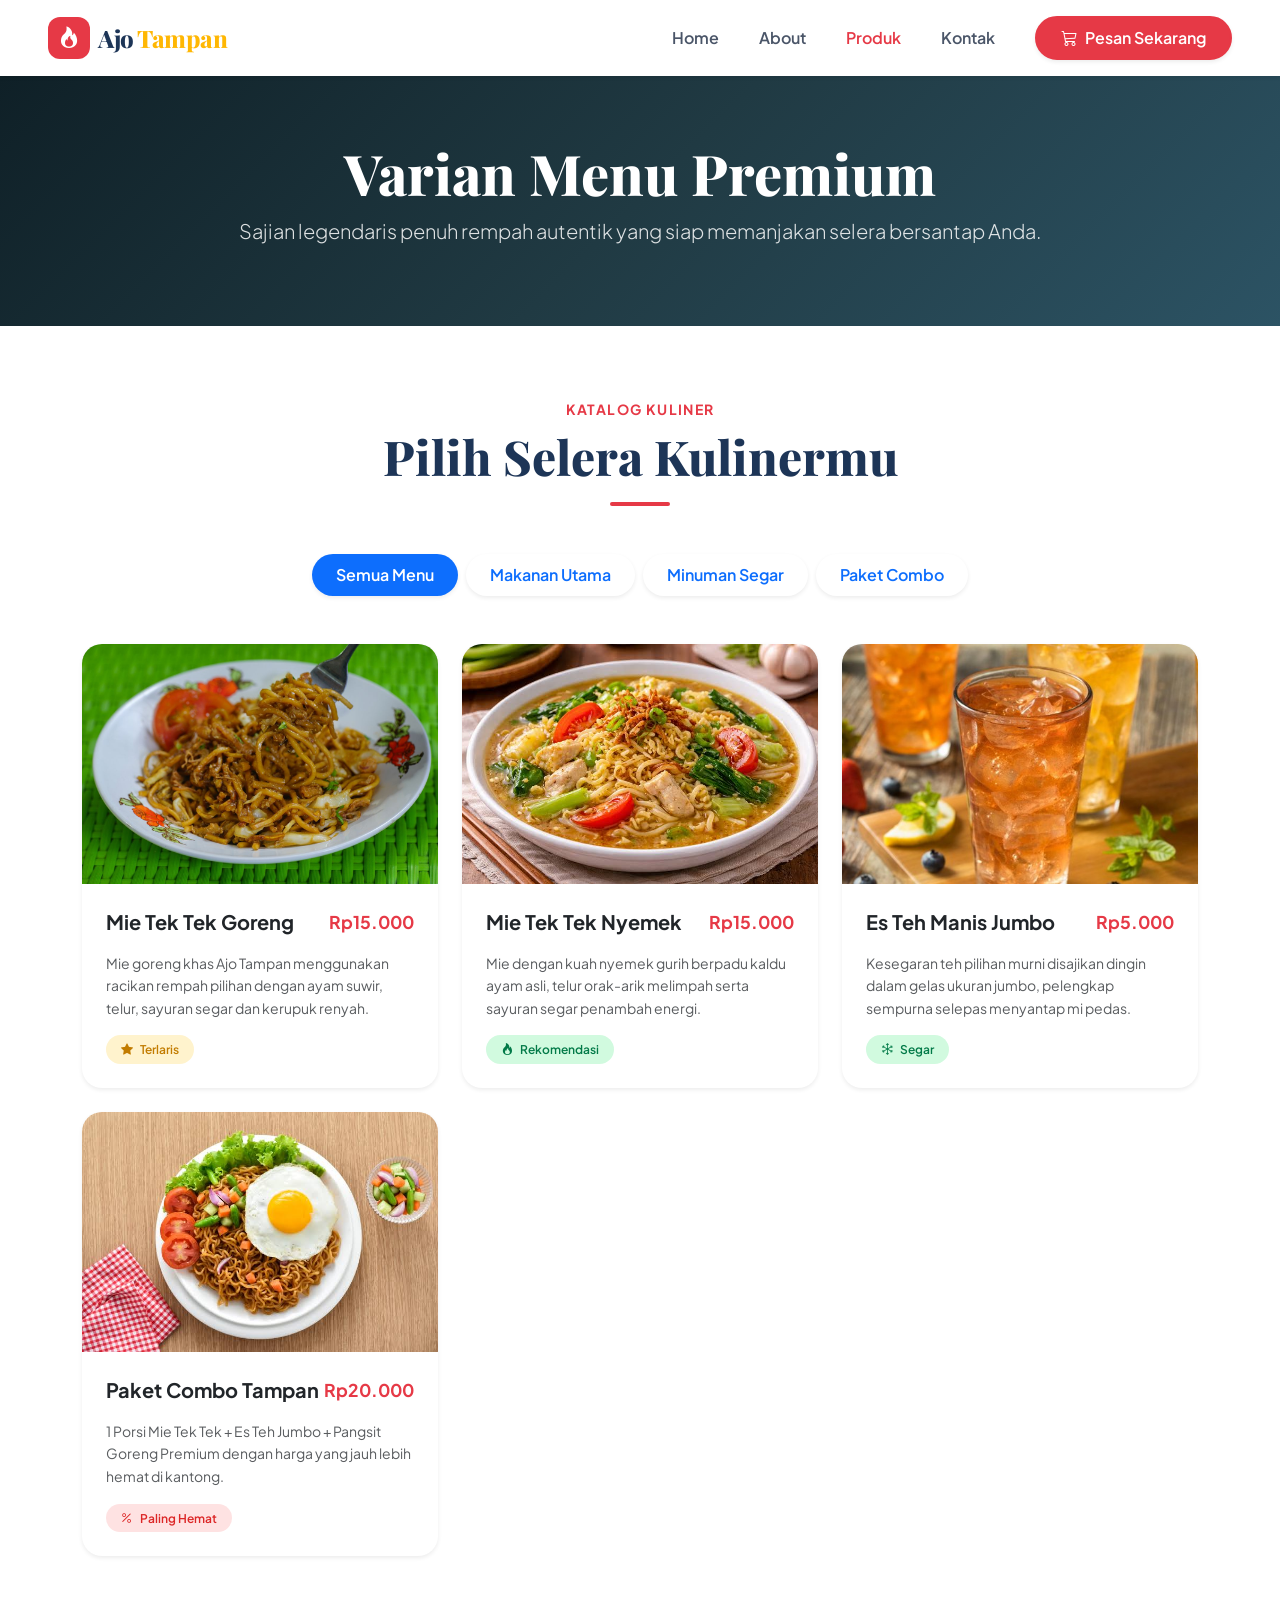
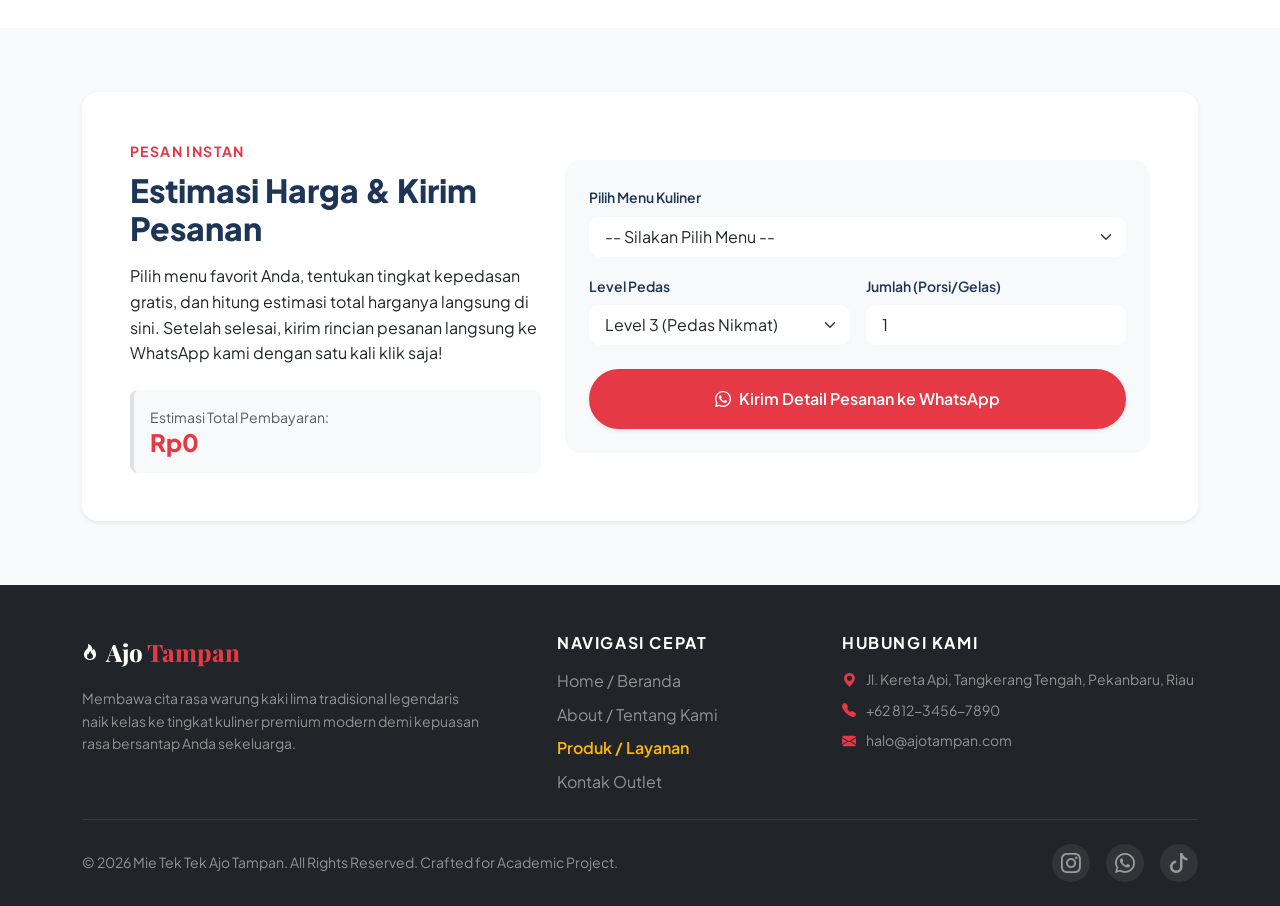
<file: produk.html>
<!DOCTYPE html>
<html lang="id">
<head>
    <meta charset="UTF-8">
    <meta name="viewport" content="width=device-width, initial-scale=1.0">
    <title>Menu Produk - Mie Tek Tek Ajo Tampan</title>
    
    <meta name="description" content="Jelajahi daftar menu lengkap Mie Tek Tek Ajo Tampan. Dari mi goreng premium, mi rebus nyemek, hingga paket combo hemat keluarga.">
    <meta name="keywords" content="Menu Mie Tek Tek, Daftar Harga Ajo Tampan, Mie Goreng Pekanbaru, Kuliner Riau, Paket Hemat Makanan">
    <meta name="author" content="Mie Tek Tek Ajo Tampan">
    
    <!-- Bootstrap 5 CSS -->
    <link href="https://cdn.jsdelivr.net/npm/bootstrap@5.3.2/dist/css/bootstrap.min.css" rel="stylesheet">
    <!-- Bootstrap Icons -->
    <link href="https://cdn.jsdelivr.net/npm/bootstrap-icons@1.11.2/font/bootstrap-icons.min.css" rel="stylesheet">
    
    <!-- Google Fonts -->
    <link rel="preconnect" href="https://fonts.googleapis.com">
    <link rel="preconnect" href="https://fonts.gstatic.com" crossorigin>
    <link href="https://fonts.googleapis.com/css2?family=Playfair+Display:ital,wght@0,600;0,800;1,400&family=Plus+Jakarta+Sans:wght@400;500;600;700&display=swap" rel="stylesheet">
    
    <!-- Menghubungkan ke File style.css Anda -->
    <link rel="stylesheet" href="css/style.css">
</head>
<body>

    <a href="#main-content" class="visually-hidden-focusable">Lompat ke konten utama</a>

    <!-- NAVBAR (Konsisten dengan index.html & about.html) -->
    <header class="sticky-top bg-white shadow-sm">
        <nav class="navbar navbar-expand-lg navbar-light padding-navbar" aria-label="Navigasi Utama">
            <div class="container-fluid px-lg-5">
                <a class="navbar-brand d-flex align-items-center" href="index.html" aria-label="Halaman Utama Mie Tek Tek Ajo Tampan">
                    <div class="brand-icon-box me-2 d-flex align-items-center justify-content-center">
                        <i class="bi bi-fire fire-icon" aria-hidden="true"></i>
                    </div>
                    <span class="brand-text">Ajo <span class="text-accent">Tampan</span></span>
                </a>

                <button class="navbar-toggler border-0 shadow-none" type="button" data-bs-toggle="collapse" data-bs-target="#navbarNavNavbar" aria-controls="navbarNavNavbar" aria-expanded="false" aria-label="Tampilkan atau sembunyikan menu navigasi">
                    <span class="navbar-toggler-icon"></span>
                </button>

                <div class="collapse navbar-collapse justify-content-end" id="navbarNavNavbar">
                    <ul class="navbar-nav align-items-lg-center gap-2 pt-3 pt-lg-0">
                        <li class="nav-item">
                            <a class="nav-link" href="index.html">Home</a>
                        </li>
                        <li class="nav-item">
                            <a class="nav-link" href="about.html">About</a>
                        </li>
                        <li class="nav-item">
                            <a class="nav-link active" aria-current="page" href="produk.html">Produk</a>
                        </li>
                        <li class="nav-item">
                            <a class="nav-link" href="kontak.html">Kontak</a>
                        </li>
                        <li class="nav-item ms-lg-3">
                            <a href="#daftar-produk" class="btn btn-primary-custom px-4 py-2 text-white shadow-sm rounded-pill font-weight-600">
                                <i class="bi bi-cart3 me-2" aria-hidden="true"></i>Pesan Sekarang
                            </a>
                        </li>
                    </ul>
                </div>
            </div>
        </nav>
    </header>

    <main id="main-content">
        
        <!-- HERO BANNER PRODUK -->
        <section class="py-5 text-center position-relative overflow-hidden bg-slide-2 text-white d-flex align-items-center" style="min-height: 250px;">
            <div class="container position-relative z-2">
                <h1 class="display-4 heading-premium text-white mb-2">Varian Menu Premium</h1>
                <p class="lead text-white-80 max-width-600 mx-auto">Sajian legendaris penuh rempah autentik yang siap memanjakan selera bersantap Anda.</p>
            </div>
        </section>

        <!-- DAFTAR PRODUK DENGAN FITUR JAVASCRIPT FILTER TABS -->
        <section id="daftar-produk" class="py-5 bg-white">
            <div class="container py-4">
                
                <div class="text-center mb-5">
                    <span class="text-primary-color text-uppercase font-weight-700 tracking-wider small d-block mb-2">Katalog Kuliner</span>
                    <h2 class="display-5 font-weight-800 text-dark-title heading-premium-section">Pilih Selera Kulinermu</h2>
                    <div class="accent-line mx-auto"></div>
                </div>

                <!-- TABS FILTER NAVIGATION (JS FEATURE) -->
                <div class="row justify-content-center mb-5">
                    <div class="col-12 col-md-10 col-lg-8">
                        <ul class="nav nav-pills justify-content-center gap-2" id="productTab" role="tablist">
                            <li class="nav-item" role="presentation">
                                <button class="nav-link active px-4 py-2 rounded-pill font-weight-600 shadow-sm" id="all-menu-tab" data-bs-toggle="pill" data-bs-target="#all-menu" type="button" role="tab" aria-controls="all-menu" aria-selected="true">
                                    Semua Menu
                                </button>
                            </li>
                            <li class="nav-item" role="presentation">
                                <button class="nav-link px-4 py-2 rounded-pill font-weight-600 shadow-sm" id="makanan-tab" data-bs-toggle="pill" data-bs-target="#makanan" type="button" role="tab" aria-controls="makanan" aria-selected="false">
                                    Makanan Utama
                                </button>
                            </li>
                            <li class="nav-item" role="presentation">
                                <button class="nav-link px-4 py-2 rounded-pill font-weight-600 shadow-sm" id="minuman-tab" data-bs-toggle="pill" data-bs-target="#minuman" type="button" role="tab" aria-controls="minuman" aria-selected="false">
                                    Minuman Segar
                                </button>
                            </li>
                            <li class="nav-item" role="presentation">
                                <button class="nav-link px-4 py-2 rounded-pill font-weight-600 shadow-sm" id="promo-tab" data-bs-toggle="pill" data-bs-target="#promo" type="button" role="tab" aria-controls="promo" aria-selected="false">
                                    Paket Combo
                                </button>
                            </li>
                        </ul>
                    </div>
                </div>

                <!-- TAB CONTENT DYNAMIC DISPLAY -->
                <div class="tab-content" id="productTabContent">
                    
                    <!-- 1. PANEL SEMUA MENU -->
                    <div class="tab-pane fade show active" id="all-menu" role="tabpanel" aria-labelledby="all-menu-tab">
                        <div class="row g-4">
                            <!-- Card 1: Mie Goreng -->
                            <div class="col-lg-4 col-md-6">
                                <div class="card card-menu-premium h-100 border-0 shadow-sm">
                                    <div class="menu-image-wrapper"><img src="img/mie_tektek_goreng.jpg" alt="Mie Tek Tek Goreng Spesial" class="menu-image"></div>
                                    <div class="card-body">
                                        <div class="d-flex justify-content-between align-items-center mb-3">
                                            <h3 class="h5 fw-bold mb-0">Mie Tek Tek Goreng</h3>
                                            <span class="price-menu">Rp15.000</span>
                                        </div>
                                        <p class="text-muted small">Mie goreng khas Ajo Tampan menggunakan racikan rempah pilihan dengan ayam suwir, telur, sayuran segar dan kerupuk renyah.</p>
                                        <span class="badge badge-best"><i class="bi bi-star-fill"></i> Terlaris</span>
                                    </div>
                                </div>
                            </div>
                            <!-- Card 2: Mie Nyemek -->
                            <div class="col-lg-4 col-md-6">
                                <div class="card card-menu-premium h-100 border-0 shadow-sm">
                                    <div class="menu-image-wrapper"><img src="img/mie_tektek_kuah.jpg" alt="Mie Tek Tek Kuah Nyemek" class="menu-image"></div>
                                    <div class="card-body">
                                        <div class="d-flex justify-content-between align-items-center mb-3">
                                            <h3 class="h5 fw-bold mb-0">Mie Tek Tek Nyemek</h3>
                                            <span class="price-menu">Rp15.000</span>
                                        </div>
                                        <p class="text-muted small">Mie dengan kuah nyemek gurih berpadu kaldu ayam asli, telur orak-arik melimpah serta sayuran segar penambah energi.</p>
                                        <span class="badge badge-recommend"><i class="bi bi-fire"></i> Rekomendasi</span>
                                    </div>
                                </div>
                            </div>
                            <!-- Card 3: Es Teh Jumbo -->
                            <div class="col-lg-4 col-md-6">
                                <div class="card card-menu-premium h-100 border-0 shadow-sm">
                                    <div class="menu-image-wrapper"><img src="img/es_teh.jpeg" alt="Es Teh Manis Jumbo" class="menu-image"></div>
                                    <div class="card-body">
                                        <div class="d-flex justify-content-between align-items-center mb-3">
                                            <h3 class="h5 fw-bold mb-0">Es Teh Manis Jumbo</h3>
                                            <span class="price-menu">Rp5.000</span>
                                        </div>
                                        <p class="text-muted small">Kesegaran teh pilihan murni disajikan dingin dalam gelas ukuran jumbo, pelengkap sempurna selepas menyantap mi pedas.</p>
                                        <span class="badge badge-recommend"><i class="bi bi-snow"></i> Segar</span>
                                    </div>
                                </div>
                            </div>
                            <!-- Card 4: Combo Tampan -->
                            <div class="col-lg-4 col-md-6">
                                <div class="card card-menu-premium h-100 border-0 shadow-sm">
                                    <div class="menu-image-wrapper"><img src="img/mie_goreng.jpg" alt="Paket Combo Tampan" class="menu-image"></div>
                                    <div class="card-body">
                                        <div class="d-flex justify-content-between align-items-center mb-3">
                                            <h3 class="h5 fw-bold mb-0">Paket Combo Tampan</h3>
                                            <span class="price-menu">Rp20.000</span>
                                        </div>
                                        <p class="text-muted small">1 Porsi Mie Tek Tek + Es Teh Jumbo + Pangsit Goreng Premium dengan harga yang jauh lebih hemat di kantong.</p>
                                        <span class="badge badge-hemat"><i class="bi bi-percent"></i> Paling Hemat</span>
                                    </div>
                                </div>
                            </div>
                        </div>
                    </div>

                    <!-- 2. PANEL MAKANAN UTAMA -->
                    <div class="tab-pane fade" id="makanan" role="tabpanel" aria-labelledby="makanan-tab">
                        <div class="row g-4">
                            <!-- Copy dari Card 1 -->
                            <div class="col-lg-4 col-md-6">
                                <div class="card card-menu-premium h-100 border-0 shadow-sm">
                                    <div class="menu-image-wrapper"><img src="img/mie_tektek_goreng.jpg" alt="Mie Tek Tek Goreng Spesial" class="menu-image"></div>
                                    <div class="card-body">
                                        <div class="d-flex justify-content-between align-items-center mb-3">
                                            <h3 class="h5 fw-bold mb-0">Mie Tek Tek Goreng</h3>
                                            <span class="price-menu">Rp15.000</span>
                                        </div>
                                        <p class="text-muted small">Mie goreng khas Ajo Tampan menggunakan racikan rempah pilihan dengan ayam suwir, telur, sayuran segar dan kerupuk renyah.</p>
                                        <span class="badge badge-best"><i class="bi bi-star-fill"></i> Terlaris</span>
                                    </div>
                                </div>
                            </div>
                            <!-- Copy dari Card 2 -->
                            <div class="col-lg-4 col-md-6">
                                <div class="card card-menu-premium h-100 border-0 shadow-sm">
                                    <div class="menu-image-wrapper"><img src="img/mie_tektek_kuah.jpg" alt="Mie Tek Tek Kuah Nyemek" class="menu-image"></div>
                                    <div class="card-body">
                                        <div class="d-flex justify-content-between align-items-center mb-3">
                                            <h3 class="h5 fw-bold mb-0">Mie Tek Tek Nyemek</h3>
                                            <span class="price-menu">Rp15.000</span>
                                        </div>
                                        <p class="text-muted small">Mie dengan kuah nyemek gurih berpadu kaldu ayam asli, telur orak-arik melimpah serta sayuran segar penambah energi.</p>
                                        <span class="badge badge-recommend"><i class="bi bi-fire"></i> Rekomendasi</span>
                                    </div>
                                </div>
                            </div>
                        </div>
                    </div>

                    <!-- 3. PANEL MINUMAN -->
                    <div class="tab-pane fade" id="minuman" role="tabpanel" aria-labelledby="minuman-tab">
                        <div class="row g-4">
                            <!-- Copy dari Card 3 -->
                            <div class="col-lg-4 col-md-6">
                                <div class="card card-menu-premium h-100 border-0 shadow-sm">
                                    <div class="menu-image-wrapper"><img src="img/es_teh.jpeg" alt="Es Teh Manis Jumbo" class="menu-image"></div>
                                    <div class="card-body">
                                        <div class="d-flex justify-content-between align-items-center mb-3">
                                            <h3 class="h5 fw-bold mb-0">Es Teh Manis Jumbo</h3>
                                            <span class="price-menu">Rp5.000</span>
                                        </div>
                                        <p class="text-muted small">Kesegaran teh pilihan murni disajikan dingin dalam gelas ukuran jumbo, pelengkap sempurna selepas menyantap mi pedas.</p>
                                        <span class="badge badge-recommend"><i class="bi bi-snow"></i> Segar</span>
                                    </div>
                                </div>
                            </div>
                        </div>
                    </div>

                    <!-- 4. PANEL PROMO COMBO -->
                    <div class="tab-pane fade" id="promo" role="tabpanel" aria-labelledby="promo-tab">
                        <div class="row g-4">
                            <!-- Copy dari Card 4 -->
                            <div class="col-lg-4 col-md-6">
                                <div class="card card-menu-premium h-100 border-0 shadow-sm">
                                    <div class="menu-image-wrapper"><img src="img/mie_goreng.jpg" alt="Paket Combo Tampan" class="menu-image"></div>
                                    <div class="card-body">
                                        <div class="d-flex justify-content-between align-items-center mb-3">
                                            <h3 class="h5 fw-bold mb-0">Paket Combo Tampan</h3>
                                            <span class="price-menu">Rp20.000</span>
                                        </div>
                                        <p class="text-muted small">1 Porsi Mie Tek Tek + Es Teh Jumbo + Pangsit Goreng Premium dengan harga yang jauh lebih hemat di kantong.</p>
                                        <span class="badge badge-hemat"><i class="bi bi-percent"></i> Paling Hemat</span>
                                    </div>
                                </div>
                            </div>
                        </div>
                    </div>

                </div>

            </div>
        </section>

        <!-- INFORMASI TAMBAHAN LAYANAN -->
        <section class="py-5 bg-light-section">
            <div class="container py-3">
                <div class="card border-0 shadow-sm rounded-4 p-4 p-lg-5 bg-white">
                    <div class="row align-items-center g-4">
                        
                        <div class="col-lg-5">
                            <span class="text-primary-color text-uppercase font-weight-700 tracking-wider small d-block mb-2">Pesan Instan</span>
                            <h3 class="h2 text-dark-title font-weight-800 mb-3">Estimasi Harga & Kirim Pesanan</h3>
                            <p class="text-muted-body mb-4">Pilih menu favorit Anda, tentukan tingkat kepedasan gratis, dan hitung estimasi total harganya langsung di sini. Setelah selesai, kirim rincian pesanan langsung ke WhatsApp kami dengan satu kali klik saja!</p>
                            
                            <div class="p-3 bg-light-section rounded-3 border-start border-primary-color border-4">
                                <span class="text-muted small d-block">Estimasi Total Pembayaran:</span>
                                <h4 class="text-primary-color font-weight-800 mb-0" id="totalHarga">Rp0</h4>
                            </div>
                        </div>

                        <div class="col-lg-7">
                            <div class="card border-0 bg-light p-4 rounded-4">
                                <form id="calculatorForm">
                                    <div class="row g-3">
                                        <div class="col-12">
                                            <label for="orderMenu" class="form-label font-weight-600 text-dark-title small">Pilih Menu Kuliner</label>
                                            <select class="form-select border-0 px-3 py-2" id="orderMenu" style="border-radius: 10px;">
                                                <option value="" selected disabled>-- Silakan Pilih Menu --</option>
                                                <option value="mie-goreng">Mie Tek Tek Goreng (Rp15.000)</option>
                                                <option value="mie-nyemek">Mie Tek Tek Nyemek (Rp15.000)</option>
                                                <option value="es-teh">Es Teh Manis Jumbo (Rp5.000)</option>
                                                <option value="combo-tampan">Paket Combo Tampan (Rp20.000)</option>
                                            </select>
                                        </div>

                                        <div class="col-sm-6">
                                            <label for="orderSpicy" class="form-label font-weight-600 text-dark-title small">Level Pedas</label>
                                            <select class="form-select border-0 px-3 py-2" id="orderSpicy" style="border-radius: 10px;">
                                                <option value="0">Level 0 (Tidak Pedas)</option>
                                                <option value="1">Level 1 (Pedas Sedang)</option>
                                                <option value="2">Level 2 (Pedas Normal)</option>
                                                <option value="3" selected>Level 3 (Pedas Nikmat)</option>
                                                <option value="4">Level 4 (Pedas Gurih)</option>
                                                <option value="5">Level 5 (Pedas Gila Ajo)</option>
                                            </select>
                                        </div>

                                        <div class="col-sm-6">
                                            <label for="orderQty" class="form-label font-weight-600 text-dark-title small">Jumlah (Porsi/Gelas)</label>
                                            <input type="number" class="form-control border-0 px-3 py-2" id="orderQty" min="1" value="1" style="border-radius: 10px;">
                                        </div>

                                        <div class="col-12 mt-4">
                                            <button type="button" class="btn btn-primary-custom w-100 py-3 text-white shadow-sm rounded-pill font-weight-600" id="btnKirimWA">
                                                <i class="bi bi-whatsapp me-2"></i>Kirim Detail Pesanan ke WhatsApp
                                            </button>
                                        </div>
                                    </div>
                                </form>
                            </div>
                        </div>

                    </div>
                </div>
            </div>
        </section>

    </main>

    <!-- FOOTER (Konsisten dengan index.html & about.html) -->
    <footer class="bg-dark text-white pt-5 pb-4">
        <div class="container">
            <div class="row g-4">
                <div class="col-lg-5 col-12">
                    <div class="d-flex align-items-center mb-3">
                        <div class="brand-icon-box bg-primary-color me-2 d-flex align-items-center justify-content-center rounded">
                            <i class="bi bi-fire text-white" aria-hidden="true"></i>
                        </div>
                        <span class="fs-4 heading-premium text-white">Ajo <span class="text-primary-color">Tampan</span></span>
                    </div>
                    <p class="text-white-50 small mb-0 pe-lg-5">Membawa cita rasa warung kaki lima tradisional legendaris naik kelas ke tingkat kuliner premium modern demi kepuasan rasa bersantap Anda sekeluarga.</p>
                </div>
                
                <div class="col-lg-3 col-sm-6 col-12">
                    <h4 class="h6 font-weight-700 text-white text-uppercase tracking-wider mb-3">Navigasi Cepat</h4>
                    <ul class="list-unstyled d-flex flex-column gap-2 mb-0">
                        <li><a href="index.html" class="text-white-50 text-decoration-none footer-link-hover">Home / Beranda</a></li>
                        <li><a href="about.html" class="text-white-50 text-decoration-none footer-link-hover">About / Tentang Kami</a></li>
                        <li><a href="produk.html" class="text-white-50 text-decoration-none footer-link-hover active-footer-link">Produk / Layanan</a></li>
                        <li><a href="kontak.html" class="text-white-50 text-decoration-none footer-link-hover">Kontak Outlet</a></li>
                    </ul>
                </div>

                <div class="col-lg-4 col-sm-6 col-12">
                    <h4 class="h6 font-weight-700 text-white text-uppercase tracking-wider mb-3">Hubungi Kami</h4>
                    <p class="text-white-50 small mb-2"><i class="bi bi-geo-alt-fill text-primary-color me-2" aria-hidden="true"></i> Jl. Kereta Api, Tangkerang Tengah, Pekanbaru, Riau</p>
                    <p class="text-white-50 small mb-2"><i class="bi bi-telephone-fill text-primary-color me-2" aria-hidden="true"></i> +62 812-3456-7890</p>
                    <p class="text-white-50 small mb-0"><i class="bi bi-envelope-fill text-primary-color me-2" aria-hidden="true"></i> halo@ajotampan.com</p>
                </div>
            </div>
            
            <hr class="border-secondary my-4">
            
            <div class="row align-items-center">
                <div class="col-md-6 col-12 text-center text-md-start mb-3 mb-md-0">
                    <p class="small text-white-50 mb-0">&copy; 2026 Mie Tek Tek Ajo Tampan. All Rights Reserved. Crafted for Academic Project.</p>
                </div>
                <div class="col-md-6 col-12 text-center text-md-end">
                    <div class="d-flex justify-content-center justify-content-md-end gap-3">
                        <a href="#" class="text-white-50 fs-5 social-icon-hover" aria-label="Kunjungi Instagram"><i class="bi bi-instagram"></i></a>
                        <a href="#" class="text-white-50 fs-5 social-icon-hover" aria-label="Hubungi WhatsApp"><i class="bi bi-whatsapp"></i></a>
                        <a href="#" class="text-white-50 fs-5 social-icon-hover" aria-label="Kunjungi TikTok"><i class="bi bi-tiktok"></i></a>
                    </div>
                </div>
            </div>
        </div>
    </footer>

    <!-- Bootstrap 5 JS Bundle with Popper -->
    <script src="https://cdn.jsdelivr.net/npm/bootstrap@5.3.2/dist/js/bootstrap.bundle.min.js"></script>

    <!-- Link Penghubung ke File main.js -->
    <script src="js/main.js"></script>
</body>
</html>
</file>
<file: css/style.css>
/* ==========================================================================
   CUSTOM ADVANCED STYLING - MIE TEK TEK AJO TAMPAN
   Designed for High Fidelity Responsive Breakpoints (Mobile, Tablet, Monitor)
   ========================================================================== */

/* 1. VARIABLE SYSTEM DEFIINITION & ROOT CONFIGS */
:root {
    --primary-color: #E63946;       /* Crimson Red yang Mewah & Meningkatkan Nafsu Makan */
    --accent-color: #FFB703;        /* Golden Amber Mewah untuk Highlight */
    --dark-title: #1D3557;          /* Deep Luxury Navy untuk Kontras Tipografi */
    --muted-body: #4A5568;          /* Slate Grey Kepatuhan Aksesibilitas Kontras Teks */
    --light-bg: #F8F9FA;            /* Soft Off-White */
    --font-heading: 'Playfair Display', serif;
    --font-body: 'Plus Jakarta Sans', sans-serif;
}

*, *::before, *::after {
    box-sizing: border-box;
}

body {
    font-family: var(--font-body);
    color: var(--muted-body);
    background-color: #FFFFFF;
    line-height: 1.6;
    overflow-x: hidden;
}

/* 2. PREMIUM ACCENT & UTILITIES */
.heading-premium { font-family: var(--font-heading); font-weight: 800; }
.heading-premium-section { font-family: var(--font-heading); }
.text-primary-color { color: var(--primary-color) !important; }
.text-accent { color: var(--accent-color) !important; }
.bg-accent { background-color: var(--accent-color) !important; }
.font-weight-600 { font-weight: 600; }
.font-weight-700 { font-weight: 700; }
.font-weight-800 { font-weight: 800; }
.tracking-wider { letter-spacing: 0.1em; }
.bg-light-section { background-color: var(--light-bg); }
.text-dark-title { color: var(--dark-title); }

.accent-line {
    width: 60px;
    height: 4px;
    background-color: var(--primary-color);
    border-radius: 2px;
    margin-top: 1rem;
}

/* 3. APPBAR HEADER / NAVBAR STYLING */
.padding-navbar {
    padding-top: 0.75rem;
    padding-bottom: 0.75rem;
}

.navbar-brand .brand-icon-box {
    width: 42px;
    height: 42px;
    background-color: var(--primary-color);
    border-radius: 12px;
    transition: transform 0.3s cubic-bezier(0.175, 0.885, 0.32, 1.275);
}

.navbar-brand:hover .brand-icon-box {
    transform: rotate(-12deg) scale(1.08);
}

.navbar-brand .fire-icon {
    color: #FFFFFF;
    font-size: 1.35rem;
}

.navbar-brand .brand-text {
    font-family: var(--font-heading);
    font-weight: 800;
    font-size: 1.5rem;
    color: var(--dark-title);
    letter-spacing: -0.5px;
}

.navbar-nav .nav-link {
    font-weight: 600;
    color: var(--muted-body);
    padding: 0.5rem 1rem !important;
    transition: all 0.25s ease;
}

.navbar-nav .nav-link:hover,
.navbar-nav .nav-link.active {
    color: var(--primary-color) !important;
}

.btn-primary-custom {
    background-color: var(--primary-color);
    border: 2px solid var(--primary-color);
    transition: all 0.3s ease;
}

.btn-primary-custom:hover {
    background-color: #C32F3A;
    border-color: #C32F3A;
    transform: translateY(-2px);
}

/* 4. BRAND NEW CAROUSEL LAYOUT: SOLUSI MASALAH ARROW BERHIMPITAN */
.hero-carousel-section {
    position: relative;
    width: 100%;
}

.carousel-item {
    height: 80vh;
    min-height: 550px;
    background-color: #000000;
}

.carousel-overlay-bg {
    position: absolute;
    top: 0; left: 0; width: 100%; height: 100%;
    background-size: cover;
    background-position: center;
    opacity: 0.5;
}

/* Pola Gradasi Warna Mewah Pengganti File Gambar Fisik Agar Tetap Terlihat Keren */
.bg-slide-1 { background-image: linear-gradient(135deg, #1d3557 0%, #e63946 100%); }
.bg-slide-2 { background-image: linear-gradient(135deg, #0f2027 0%, #203a43 50%, #2c5364 100%); }
.bg-slide-3 { background-image: linear-gradient(135deg, #d35400 0%, #c0392b 100%); }

.carousel-caption-custom {
    position: absolute;
    top: 0; left: 0; width: 100%; height: 100%;
    display: flex;
    align-items: center;
    justify-content: center;
    z-index: 2;
}

/* CRITICAL SAFE-ZONE BOUNDARY BOX */
/* Box pembatas inilah yang menahan teks agar tidak menabrak batas luar panah navigasi */
.content-bound {
    padding-left: 80px !important;
    padding-right: 80px !important;
}

.text-white-80 {
    color: rgba(255, 255, 255, 0.85);
}

.btn-outline-white-custom {
    border: 2px solid #FFFFFF;
    background-color: transparent;
    transition: all 0.3s ease;
}

.btn-outline-white-custom:hover {
    background-color: #FFFFFF;
    color: var(--dark-title) !important;
    transform: translateY(-2px);
}

/* LEBAR TOMBOL PANAH DIKUNCI KHUSUS AGAR MENYEDIAKAN RUANG UNTUK PADDING TEKS */
.custom-carousel-btn-layout {
    width: 80px; 
    opacity: 0.85;
    transition: opacity 0.3s ease;
    z-index: 5;
}

.carousel-control-icon-circle {
    display: flex;
    align-items: center;
    justify-content: center;
    width: 48px;
    height: 48px;
    background-color: rgba(255, 255, 255, 0.12);
    border: 1px solid rgba(255, 255, 255, 0.25);
    border-radius: 50%;
    color: #FFFFFF;
    font-size: 1.25rem;
    transition: all 0.3s cubic-bezier(0.4, 0, 0.2, 1);
}

.custom-carousel-btn-layout:hover .carousel-control-icon-circle {
    background-color: var(--primary-color);
    border-color: var(--primary-color);
    transform: scale(1.1);
    box-shadow: 0 4px 15px rgba(230, 57, 70, 0.4);
}

/* 5. CARDS HOVER INTEGRATED MASHUP */
.card-feature-hover {
    transition: all 0.3s ease;
    border-radius: 16px;
}

.card-feature-hover:hover {
    transform: translateY(-5px);
    box-shadow: 0 1rem 3rem rgba(29, 53, 87, 0.08) !important;
}

.feature-icon-wrapper {
    width: 50px;
    height: 50px;
    display: flex;
    align-items: center;
    justify-content: center;
    background-color: rgba(230, 57, 70, 0.06);
    border-radius: 12px;
}
/* ======================================================== */

/* ==========================================
   MENU UTAMA
========================================== */

.card-menu-premium{
    border:none;
    border-radius:20px;
    overflow:hidden;
    background:#fff;
    transition:.35s ease;
}

.card-menu-premium:hover{
    transform:translateY(-10px);
    box-shadow:0 20px 45px rgba(0,0,0,.12);
}

/* IMAGE */

.menu-image-wrapper{
    width:100%;
    height:240px;
    overflow:hidden;
    background:#f4f4f4;
}

.menu-image{
    width:100%;
    height:100%;
    object-fit:cover;
    display:block;
    transition:.5s ease;
}

.card-menu-premium:hover .menu-image{
    transform:scale(1.08);
}

/* BODY */

.card-menu-premium .card-body{
    padding:24px;
}

/* PRICE */

.price-menu{
    color:var(--primary-color);
    font-size:1.1rem;
    font-weight:700;
}

/* BADGE */

.badge-best{
    background:#FFF3CD;
    color:#C27C00;
    padding:8px 15px;
    border-radius:50px;
    font-weight:600;
}

.badge-recommend{
    background:#D1FADF;
    color:#027A48;
    padding:8px 15px;
    border-radius:50px;
    font-weight:600;
}

.badge-hemat{
    background:#FEE2E2;
    color:#DC2626;
    padding:8px 15px;
    border-radius:50px;
    font-weight:600;
}

.badge i{
    margin-right:5px;
}

/* RESPONSIVE */

@media (max-width:992px){

    .menu-image-wrapper{
        height:220px;
    }

}

@media (max-width:768px){

    .menu-image-wrapper{
        height:200px;
    }

    .card-menu-premium .card-body{
        padding:20px;
    }

}

@media (max-width:576px){

    .menu-image-wrapper{
        height:180px;
    }

    .price-menu{
        font-size:1rem;
    }

}

/* ======================================================== */

/* 6. ADVANCED ACCORDION ACCENT LUXURY */
.accordion-custom .accordion-item {
    background-color: #FFFFFF;
    border: 1px solid rgba(0, 0, 0, 0.03) !important;
}

.accordion-custom .accordion-button {
    background-color: #FFFFFF;
    color: var(--dark-title);
    font-size: 1.05rem;
}

.accordion-custom .accordion-button:not(.collapsed) {
    background-color: rgba(230, 57, 70, 0.02);
    color: var(--primary-color);
    box-shadow: none;
}

/* Mengubah indikator default panah accordion menjadi ikon premium Bootstrap */
.accordion-custom .accordion-button::after {
    font-family: 'bootstrap-icons';
    content: "\F282"; 
    background-image: none;
    transform: none;
    color: var(--muted-body);
    font-size: 1rem;
    transition: transform 0.3s ease;
}

.accordion-custom .accordion-button:not(.collapsed)::after {
    transform: rotate(180deg);
    color: var(--primary-color);
}

.border-top-light { border-top: 1px solid #F1F3F5; }

/* 7. EXPERT FOOTER COMPONENTS */
.footer-link-hover { transition: all 0.2s ease; display: inline-block; }
.footer-link-hover:hover { color: var(--accent-color) !important; transform: translateX(4px); }
.active-footer-link { color: var(--accent-color) !important; font-weight: 600; }

.social-icon-hover {
    width: 38px; height: 38px;
    display: inline-flex; align-items: center; justify-content: center;
    background-color: rgba(255, 255, 255, 0.07);
    border-radius: 50%;
    transition: all 0.3s ease;
}

.social-icon-hover:hover {
    background-color: var(--primary-color);
    color: #FFFFFF !important;
    transform: translateY(-3px);
}

/* ==========================================================================
   8. MEDIA QUERIES BREAKPOINTS CONTROL (BREAKPOINT BOOTSTRAP ADAPTIVE)
   ========================================================================== */

/* Laptop & Layar Sedang (LG / MD Breakpoints) */
@media (max-width: 991.98px) {
    .carousel-item { height: 70vh; }
    .content-bound {
        padding-left: 65px !important;
        padding-right: 65px !important;
    }
    .display-3 { font-size: 2.5rem !important; }
}

/* Tablet Portrait & Layar Kecil (MD / SM Breakpoints) */
@media (max-width: 767.98px) {
    .carousel-item { height: 60vh; min-height: 480px; }
    .content-bound {
        padding-left: 55px !important;
        padding-right: 55px !important;
    }
    .display-3 { font-size: 2rem !important; }
    .lead { font-size: 1rem !important; }
    .custom-carousel-btn-layout { width: 55px; }
    .carousel-control-icon-circle { width: 38px; height: 38px; font-size: 1rem; }
}

/* Smartphone Layar Sentuh Ekstra Kecil (XS Breakpoint) */
@media (max-width: 575.98px) {
    .carousel-item { height: 55vh; min-height: 420px; }
    .content-bound {
        padding-left: 45px !important;
        padding-right: 45px !important;
    }
    .display-3 { font-size: 1.55rem !important; }
    .lead { font-size: 0.85rem !important; }
    .custom-carousel-btn-layout { width: 45px; }
    .carousel-control-icon-circle { width: 32px; height: 32px; font-size: 0.8rem; }
}
</file>
